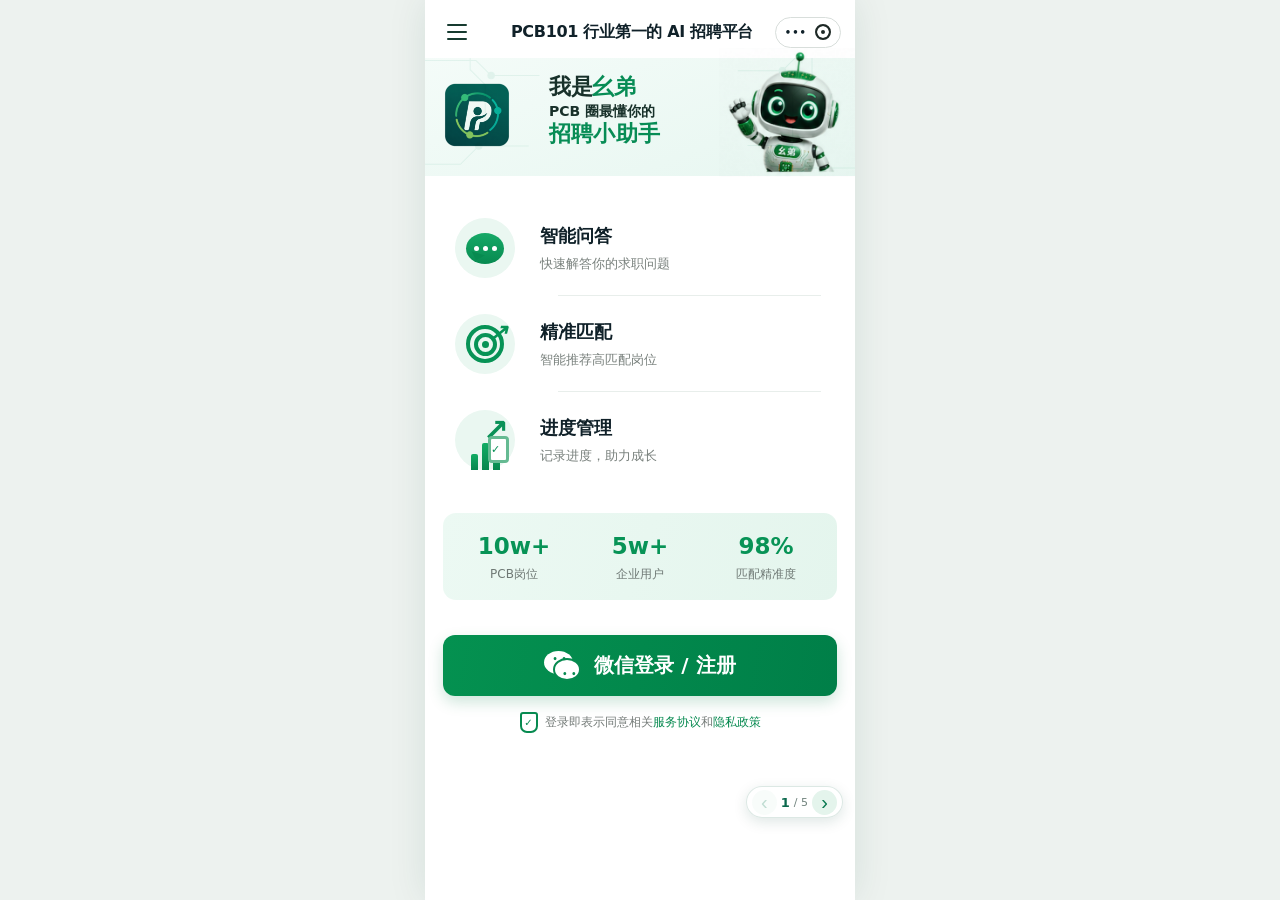
<file: index.html>
<!doctype html>
<html lang="zh-CN">
<head>
  <meta charset="UTF-8" />
  <meta name="viewport" content="width=device-width, initial-scale=1, maximum-scale=1, viewport-fit=cover" />
  <meta name="theme-color" content="#ffffff" />
  <title>PCB101 AI求职助手</title>
  <link rel="stylesheet" href="./landing.css" />
  <link rel="stylesheet" href="./landing-overrides.css" />
  <link rel="stylesheet" href="./prototype-pages.css" />
  <link rel="stylesheet" href="./wechat-login.css" />
  <link rel="stylesheet" href="./banner-fit.css" />
  <link rel="stylesheet" href="./banner-composed.css" />
  <link rel="stylesheet" href="./banner-compact.css" />
  <link rel="stylesheet" href="./landing-home-refresh.css" />
</head>
<body data-prototype-page="1">
  <main class="landing-shell">
    <header class="landing-nav">
      <a class="menu-button" href="./mobile-pages/pcb101应用侧边菜单截图.html" aria-label="打开快捷菜单"><i></i><i></i><i></i></a>
      <strong>PCB101 行业第一的 AI 招聘平台</strong>
      <span class="mini-controls" aria-hidden="true"><b>•••</b><i></i></span>
    </header>
    <section class="hero unified-header-banner composed-banner">
      <img class="composed-logo" src="./assets/pcb101-logo.png" alt="PCB101 Logo" />
      <div class="composed-copy"><h1>我是<span>幺弟</span></h1><p>PCB 圈最懂你的</p><strong>招聘小助手</strong></div>
      <img class="composed-robot" src="./assets/yaodi-greeting.png" alt="挥手的幺弟机器人" />
    </section>
    <section class="features" aria-label="产品功能">
      <article><span class="feature-icon chat"><i></i><i></i><i></i></span><div><h2>智能问答</h2><p>快速解答你的求职问题</p></div></article>
      <article><span class="feature-icon target"><i></i></span><div><h2>精准匹配</h2><p>智能推荐高匹配岗位</p></div></article>
      <article><span class="feature-icon chart"><i></i><i></i><i></i><em>✓</em></span><div><h2>进度管理</h2><p>记录进度，助力成长</p></div></article>
    </section>
    <section class="platform-stats" aria-label="平台数据">
      <div><strong>10w+</strong><span>PCB岗位</span></div>
      <div><strong>5w+</strong><span>企业用户</span></div>
      <div><strong>98%</strong><span>匹配精准度</span></div>
    </section>
    <section class="login-area">
      <a id="openWechatLogin" class="login-button" href="#" aria-label="微信登录或注册"><span class="wechat" aria-hidden="true"><i>••</i><b>••</b></span>微信登录 / 注册</a>
      <p><span class="shield">✓</span>登录即表示同意相关<a href="#service">服务协议</a>和<a href="#privacy">隐私政策</a></p>
    </section>
    <section id="wechatLoginModal" class="wechat-login-overlay" role="dialog" aria-modal="true" aria-labelledby="wechatLoginTitle" hidden>
      <div class="wechat-login-dialog">
        <button id="closeWechatLogin" class="wechat-login-close" type="button" aria-label="关闭微信登录">×</button>
        <span class="wechat-login-mark" aria-hidden="true"><i>••</i><b>••</b></span>
        <h2 id="wechatLoginTitle">欢迎登录</h2>
        <p class="wechat-login-intro">使用微信快捷登录，保存求职进度与 AI 对话记录</p>
        <button id="wechatLoginButton" class="wechat-login-submit" type="button">微信一键登录</button>
        <label class="agreement-check"><input id="agreementCheckbox" type="checkbox" /><i></i><span>我已阅读并同意 <a href="#service">《服务协议》</a> 和 <a href="#privacy">《隐私政策》</a></span></label>
        <p class="login-hint" id="loginHint">未注册的微信用户登录后将自动创建 PCB101 账号</p>
      </div>
    </section>
  </main>
  <iframe id="prototypeFrame" class="prototype-frame" title="PCB101 AI 求职助手后续页面" hidden></iframe>
  <script src="./prototype-pages.js"></script>
  <script src="./landing.js?v=top-level-router-20260726"></script>
</body>
</html>
</file>
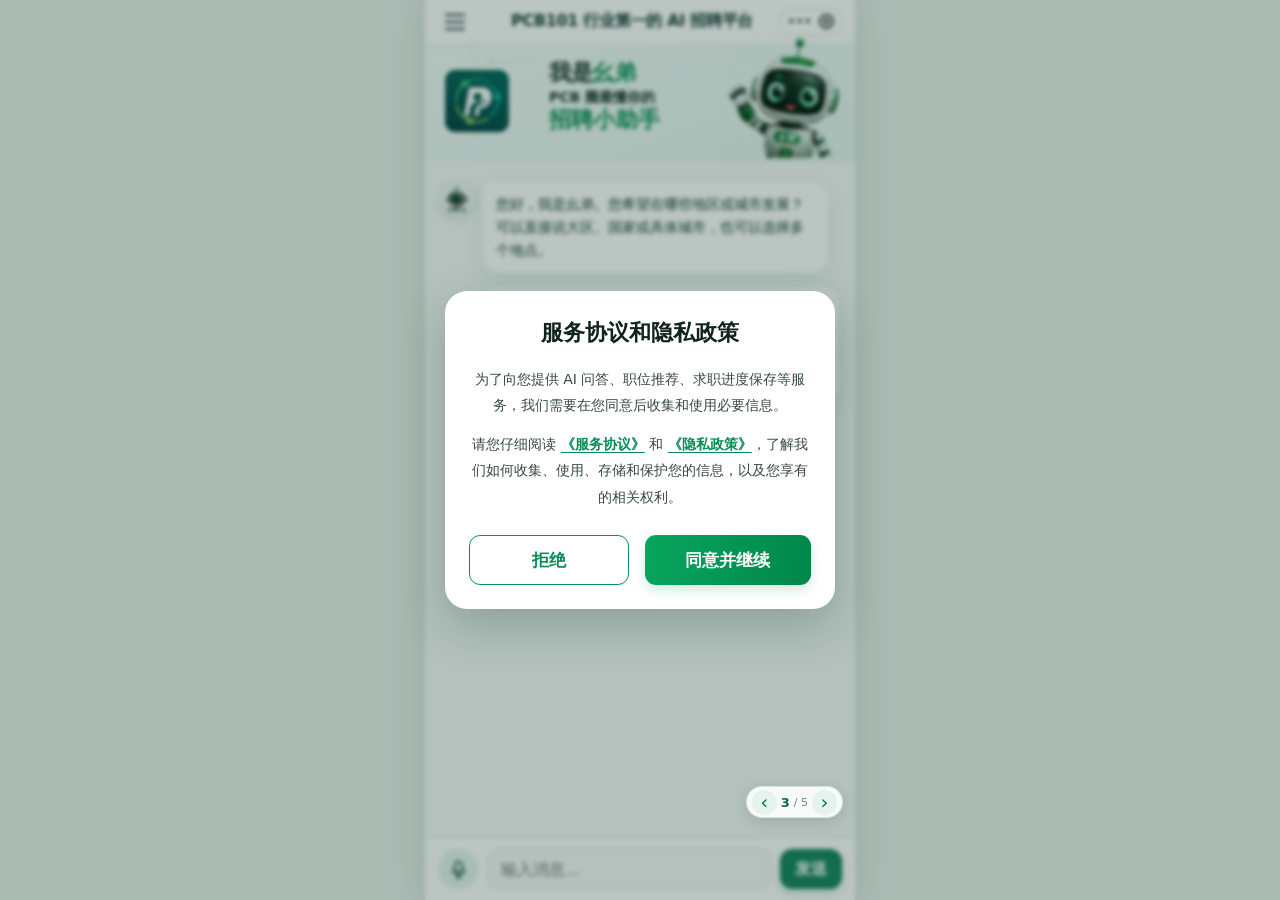
<file: ai-job-assistant/index.html>
<!doctype html>
<html lang="zh-CN">
<head>
  <meta charset="UTF-8" />
  <meta name="viewport" content="width=device-width, initial-scale=1, maximum-scale=1, viewport-fit=cover" />
  <meta name="theme-color" content="#f5faf7" />
  <title>PCB101 AI助手</title>
  <link rel="stylesheet" href="./styles.css?v=menu-persistent-20260727" />
  <link rel="stylesheet" href="./avatar-overrides.css" />
  <link rel="stylesheet" href="./header-overrides.css" />
  <link rel="stylesheet" href="./policy-modal.css" />
  <link rel="stylesheet" href="../prototype-pages.css" />
  <link rel="stylesheet" href="../banner-fit.css" />
  <link rel="stylesheet" href="../banner-composed.css" />
  <link rel="stylesheet" href="../banner-compact.css" />
  <link rel="stylesheet" href="./match-summary.css" />
  <link rel="stylesheet" href="./category-match.css" />
  <link rel="stylesheet" href="./personal-info.css" />
  <link rel="stylesheet" href="./job-card-refresh.css" />
  <link rel="stylesheet" href="./job-detail.css?v=desktop-shell-20260726" />
  <link rel="stylesheet" href="./JobShareCard.css" />
</head>
<body data-prototype-page="2">
  <main class="app-shell">
    <header class="app-header">
      <nav class="mini-nav" aria-label="小程序导航栏">
        <a class="app-menu-button" href="../mobile-pages/pcb101应用侧边菜单截图.html" aria-label="打开快捷菜单"><i></i><i></i><i></i></a>
        <strong>PCB101 行业第一的 AI 招聘平台</strong>
        <span class="mini-controls" aria-hidden="true"><b>•••</b><i></i></span>
      </nav>
      <section class="brand-banner unified-header-banner composed-banner">
        <img class="composed-logo" src="../assets/pcb101-logo.png" alt="PCB101 Logo" />
        <div class="composed-copy"><h1>我是<span>幺弟</span></h1><p>PCB 圈最懂你的</p><strong>招聘小助手</strong></div>
        <img class="composed-robot" src="../assets/yaodi-greeting.png" alt="挥手的幺弟机器人" />
      </section>
    </header>

    <section id="conversation" class="conversation" aria-live="polite" aria-label="AI 对话"></section>

    <div id="listening" class="listening" hidden>
      <div class="wave" aria-hidden="true"><i></i><i></i><i></i><i></i><i></i></div>
      <span>正在聆听…</span>
    </div>

    <footer class="composer">
      <button id="micButton" class="mic-button" type="button" aria-label="模拟语音输入">
        <svg viewBox="0 0 24 24" aria-hidden="true"><rect x="8" y="3" width="8" height="12" rx="4"/><path d="M5 11a7 7 0 0 0 14 0M12 18v3M9 21h6"/></svg>
      </button>
      <label class="input-wrap"><span class="sr-only">输入消息</span><input id="messageInput" autocomplete="off" placeholder="输入消息…" /></label>
      <button id="sendButton" class="send-button" type="button">发送</button>
    </footer>

    <section id="policyModal" class="policy-overlay" role="dialog" aria-modal="true" aria-labelledby="policyTitle">
      <div class="policy-dialog">
        <h2 id="policyTitle">服务协议和隐私政策</h2>
        <p>为了向您提供 AI 问答、职位推荐、求职进度保存等服务，我们需要在您同意后收集和使用必要信息。</p>
        <p>请您仔细阅读 <a href="#service">《服务协议》</a> 和 <a href="#privacy">《隐私政策》</a>，了解我们如何收集、使用、存储和保护您的信息，以及您享有的相关权利。</p>
        <div class="policy-actions">
          <button id="policyReject" class="policy-reject" type="button">拒绝</button>
          <button id="policyAccept" class="policy-accept" type="button">同意并继续</button>
        </div>
      </div>
    </section>
    <section id="personalInfoModal" class="personal-overlay" role="dialog" aria-modal="true" aria-labelledby="personalInfoTitle" hidden>
      <form id="personalInfoForm" class="personal-dialog">
        <button id="closePersonalInfo" class="personal-close" type="button" aria-label="暂不填写">×</button>
        <h2 id="personalInfoTitle">完善个人信息</h2>
        <p id="personalInfoHint">方便投递职位后，HR 第一时间联系您</p>
        <div class="personal-grid">
          <label><span>姓名</span><input name="name" required placeholder="请输入姓名" /></label>
          <label><span>性别</span><select name="gender" required><option value="">请选择</option><option>男</option><option>女</option></select></label>
          <label><span>PCB行业工作年限</span><select name="years" required><option value="">请选择</option><option>0-1年</option><option>1-3年</option><option>3-5年</option><option>5-10年</option><option>10年以上</option></select></label>
          <label><span>学历</span><select name="education" required><option value="">请选择</option><option>高中/中专</option><option>大专</option><option>本科</option><option>硕士及以上</option></select></label>
          <label><span>目前公司名称</span><input name="company" required placeholder="请输入公司名称" /></label>
          <label><span>目前岗位名称</span><input name="currentJob" required placeholder="请输入岗位名称" /></label>
        </div>
        <div class="personal-actions"><button id="skipPersonalInfo" type="button">暂不填写</button><button type="submit">确认并查看全部岗位</button></div>
      </form>
    </section>
    <section id="jobDetail" class="job-detail-view" aria-labelledby="jobDetailTitle" hidden>
      <header class="job-detail-nav"><button id="closeJobDetail" type="button" aria-label="返回职位列表">‹</button><strong>职位详情</strong><span class="mini-controls" aria-hidden="true"><b>•••</b><i></i></span></header>
      <div class="job-detail-scroll">
        <article class="job-hero-card">
          <div id="detailCompanyLogo" class="detail-company-logo">PCB<br />101</div>
          <div class="detail-main"><div class="detail-company-line"><b id="detailCompany">PCB101招聘企业</b><span>上市公司</span><span>5000人以上</span></div><h1 id="jobDetailTitle">MI工程师</h1><strong id="detailSalary">15–23K <em>/ 月</em></strong><p><span id="detailCity">深圳</span><i></i><span id="detailExperience">3-5年</span><i></i><span id="detailEducation">本科</span><i></i><span>全职</span></p><p class="detail-address">⌖ 工作地点：高新产业园</p><div id="detailTags" class="detail-tags"></div></div>
          <img class="job-hero-yaodi" src="../assets/yaodi-greeting.png" alt="幺弟招聘小助手" />
        </article>
        <article class="detail-section benefits"><span class="detail-section-icon">♧</span><div><h2>福利待遇</h2><p><b>五险一金</b><b>包吃包住</b><b>年终奖</b><b>专业培训</b><b>晋升机会</b></p></div></article>
        <article class="detail-section"><span class="detail-section-icon">▣</span><div><h2>岗位简介</h2><p id="detailIntro">负责岗位相关工作，推动PCB工程资料处理、制造衔接与交付效率持续改善。</p></div></article>
        <article class="detail-section"><span class="detail-section-icon">☑</span><div><h2>岗位职责</h2><ul><li>负责PCB工程资料的制作、审核与维护，确保资料准确完整；</li><li>协同生产、工艺等部门，推动制造衔接与交付效率提升。</li></ul></div></article>
        <article class="detail-section"><span class="detail-section-icon">♙</span><div><h2>任职要求</h2><ol><li>大专及以上学历，电子、机械、自动化等相关专业；</li><li>3年以上PCB相关工作经验，熟悉PCB工艺流程；</li><li>熟练使用相关工程设计及生产软件；</li><li>具备良好的沟通协调和问题解决能力；</li><li>工作细致认真，具备责任心与团队合作精神。</li></ol></div></article>
        <article class="detail-section"><span class="detail-section-icon">♜</span><div><h2>公司介绍</h2><p><span id="detailCompanyAgain">招聘企业</span>专注于PCB、HDI及软硬结合板的研发、生产与销售，致力于为客户提供高品质的互连解决方案。</p></div></article>
      </div>
      <footer class="job-detail-actions"><button id="backToJobs" type="button">↩<small>返回列表</small></button><button id="shareJob" type="button">分享职位</button><button id="applyJob" type="button">一键投递</button><button id="contactHr" type="button">立即沟通</button></footer>
    </section>
  </main>
  <script src="./data.js"></script>
  <script src="../prototype-pages.js"></script>
  <script src="./JobShareCard.js"></script>
  <script src="./app.js?v=region-aliases-20260726"></script>
</body>
</html>
</file>
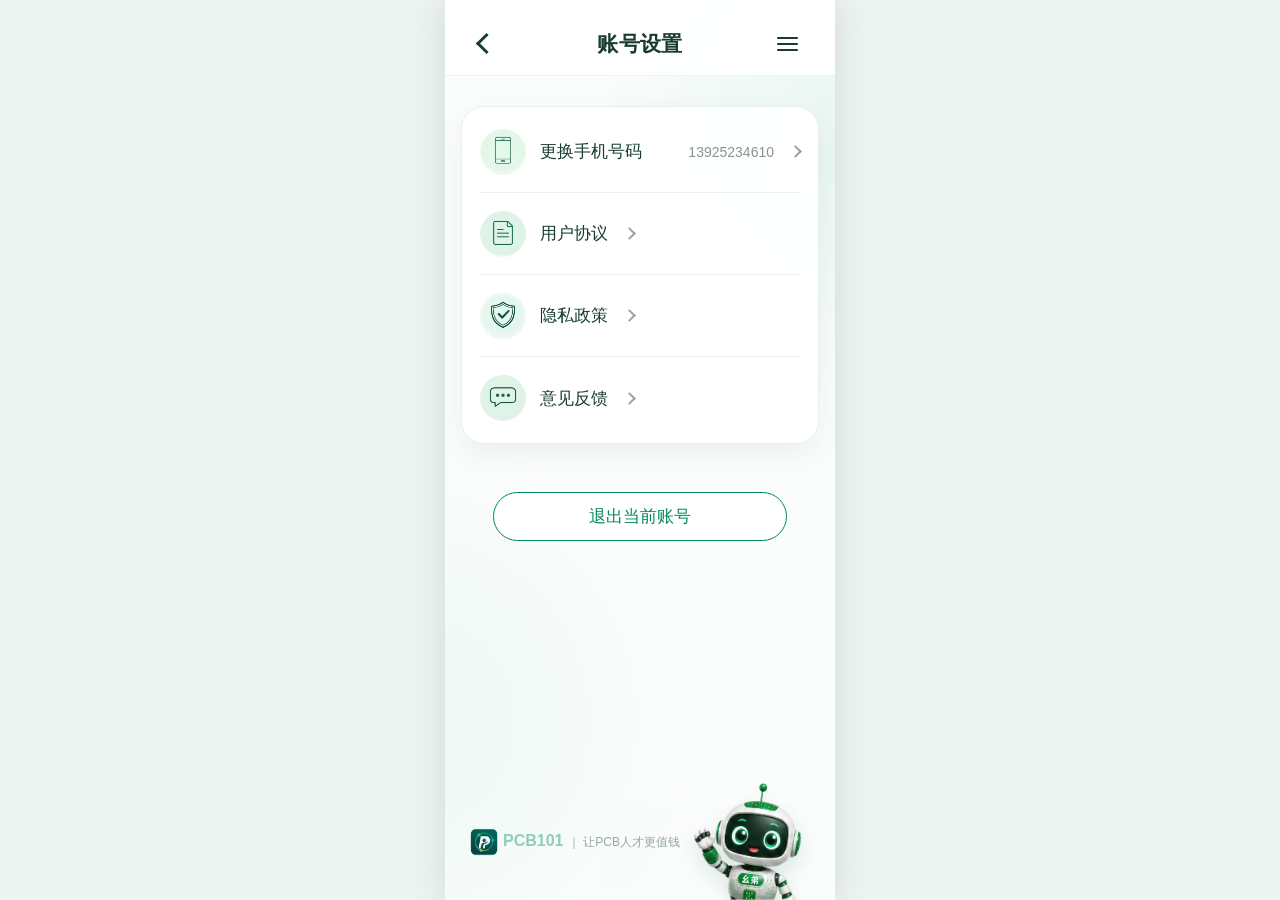
<file: settings.html>
<!doctype html><html lang="zh-CN"><head><meta charset="UTF-8"><meta name="viewport" content="width=device-width,initial-scale=1"><meta http-equiv="refresh" content="0; url=./mobile-pages/%E8%B4%A6%E5%8F%B7%E8%AE%BE%E7%BD%AE%E7%95%8C%E9%9D%A2%E8%AE%BE%E8%AE%A1%E6%88%AA%E5%9B%BE.html"><title>账号设置｜PCB101</title></head><body><p>正在打开账号设置… <a href="./mobile-pages/账号设置界面设计截图.html">如未自动跳转，请点击这里</a></p></body></html>
</file>
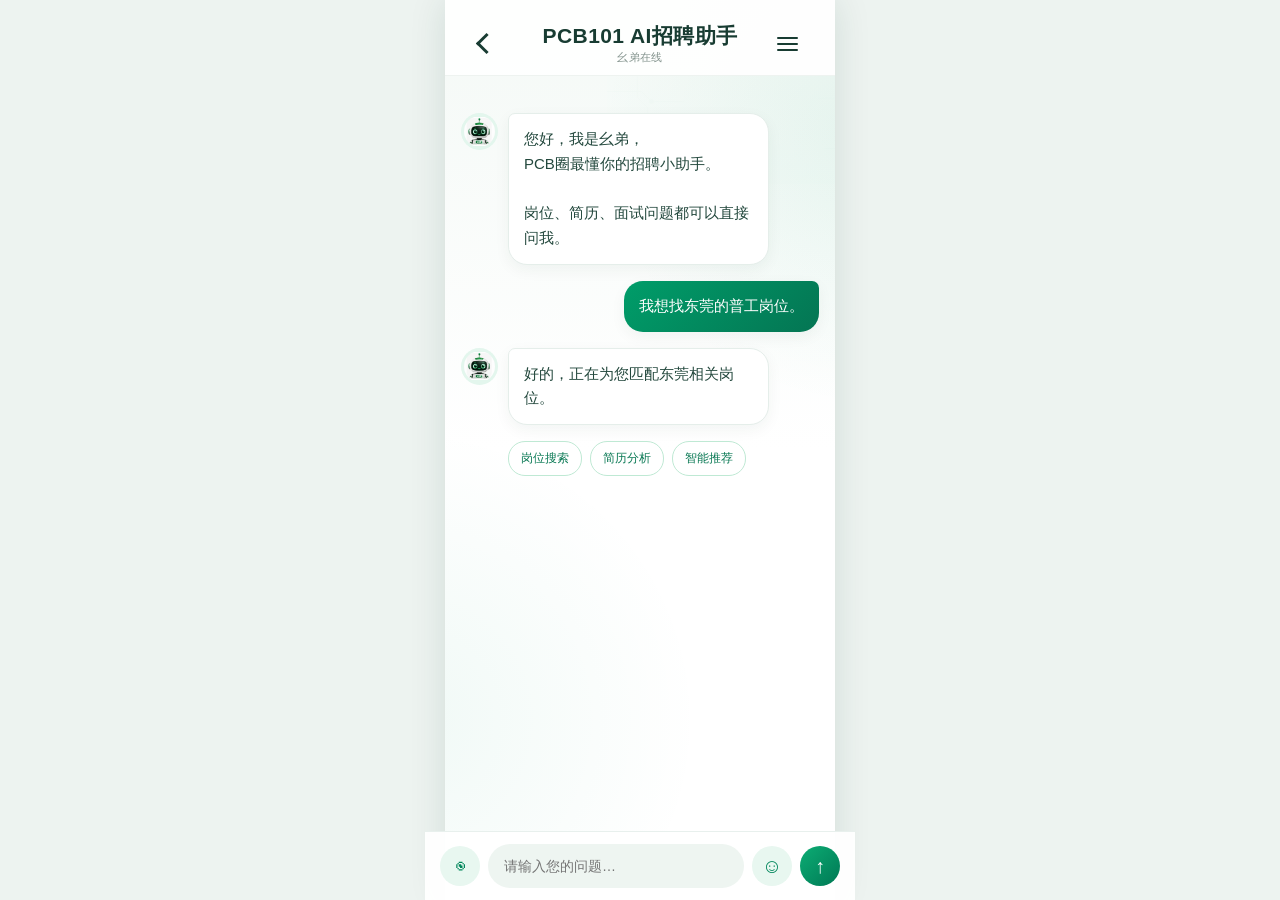
<file: mobile-pages/ai招聘助手聊天界面截图.html>
<!doctype html><html lang="zh-CN"><head><meta charset="UTF-8"><meta name="viewport" content="width=device-width,initial-scale=1,maximum-scale=1,viewport-fit=cover"><title>PCB101 AI招聘助手</title><link rel="stylesheet" href="./mobile-ui.css"></head><body><main class="mobile-page chat-page"><header data-mobile-nav data-title="PCB101 AI招聘助手" data-sub="幺弟在线" data-back="../index.html"></header><div class="pcb-background"></div><section class="chat-list" data-chat-list><div class="message assistant"><img class="chat-avatar" src="../assets/yaodi-avatar.png" alt="幺弟"><div class="bubble">您好，我是幺弟，<br>PCB圈最懂你的招聘小助手。<br><br>岗位、简历、面试问题都可以直接问我。</div></div><div class="message user"><div class="bubble">我想找东莞的普工岗位。</div></div><div class="message assistant"><img class="chat-avatar" src="../assets/yaodi-avatar.png" alt="幺弟"><div class="bubble">好的，正在为您匹配东莞相关岗位。</div></div><div class="chat-shortcuts"><button data-chat-shortcut="帮我搜索东莞普工岗位">岗位搜索</button><button data-chat-shortcut="请帮我分析简历">简历分析</button><button data-chat-shortcut="推荐适合我的职位">智能推荐</button></div></section><div class="chat-composer"><form data-chat-form><button class="round-action" type="button" data-voice aria-label="语音输入">◉</button><input aria-label="输入问题" placeholder="请输入您的问题…"><button class="round-action" type="button" aria-label="表情">☺</button><button class="round-action primary" type="submit" aria-label="发送">↑</button></form></div></main><script src="./mobile-ui.js"></script></body></html>
</file>
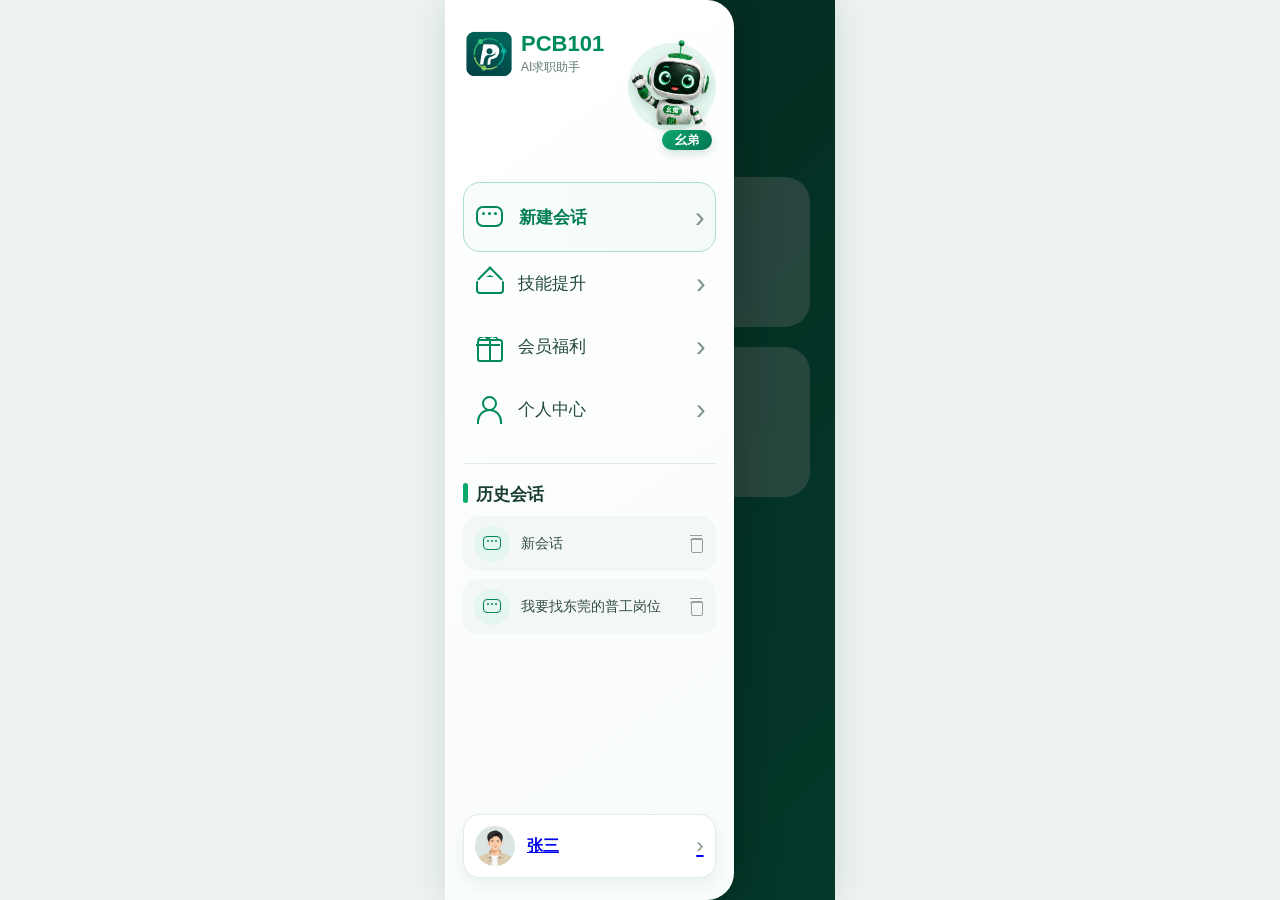
<file: mobile-pages/pcb101应用侧边菜单截图.html>
<!doctype html><html lang="zh-CN"><head><meta charset="UTF-8"><meta name="viewport" content="width=device-width,initial-scale=1,maximum-scale=1,viewport-fit=cover"><title>PCB101 AI求职助手菜单</title><link rel="stylesheet" href="./mobile-ui.css"></head><body><main class="side-page"><section class="side-underlay"><h2>PCB101 AI 招聘助手</h2><div class="ghost-card"></div><div class="ghost-card"></div></section><a class="side-shade" href="../index.html" aria-label="关闭菜单"></a><aside class="side-drawer" aria-label="AI助手快捷菜单"><div class="side-brand"><img src="../assets/pcb101-logo.png" alt="PCB101"><div><b>PCB101</b><span>AI求职助手</span></div></div><div class="side-mascot"><img src="../assets/yaodi-avatar.png" alt="幺弟"><strong>幺弟</strong></div><a class="side-menu-item active" href="./ai招聘助手聊天界面截图.html"><span class="mi mi-chat"></span>新建会话<em>›</em></a><a class="side-menu-item" href="./我的工作界面设计.html"><span class="mi mi-cap"></span>技能提升<em>›</em></a><a class="side-menu-item" href="./服务评价界面设计图.html"><span class="mi mi-gift"></span>会员福利<em>›</em></a><a class="side-menu-item" href="./我的主页界面设计.html"><span class="mi mi-user"></span>个人中心<em>›</em></a><h2 class="history-title">历史会话</h2><a class="history-row" href="./ai招聘助手聊天界面截图.html"><span class="history-chat"></span>新会话 <span class="trash" aria-label="删除"></span></a><a class="history-row" href="./ai招聘助手聊天界面截图.html"><span class="history-chat"></span>我要找东莞的普工岗位 <span class="trash" aria-label="删除"></span></a><a class="side-user" href="./我的主页界面设计.html"><img class="person" src="../assets/user-avatar-2d.png" alt="张三"><b>张三</b><span>›</span></a></aside></main></body></html>
</file>
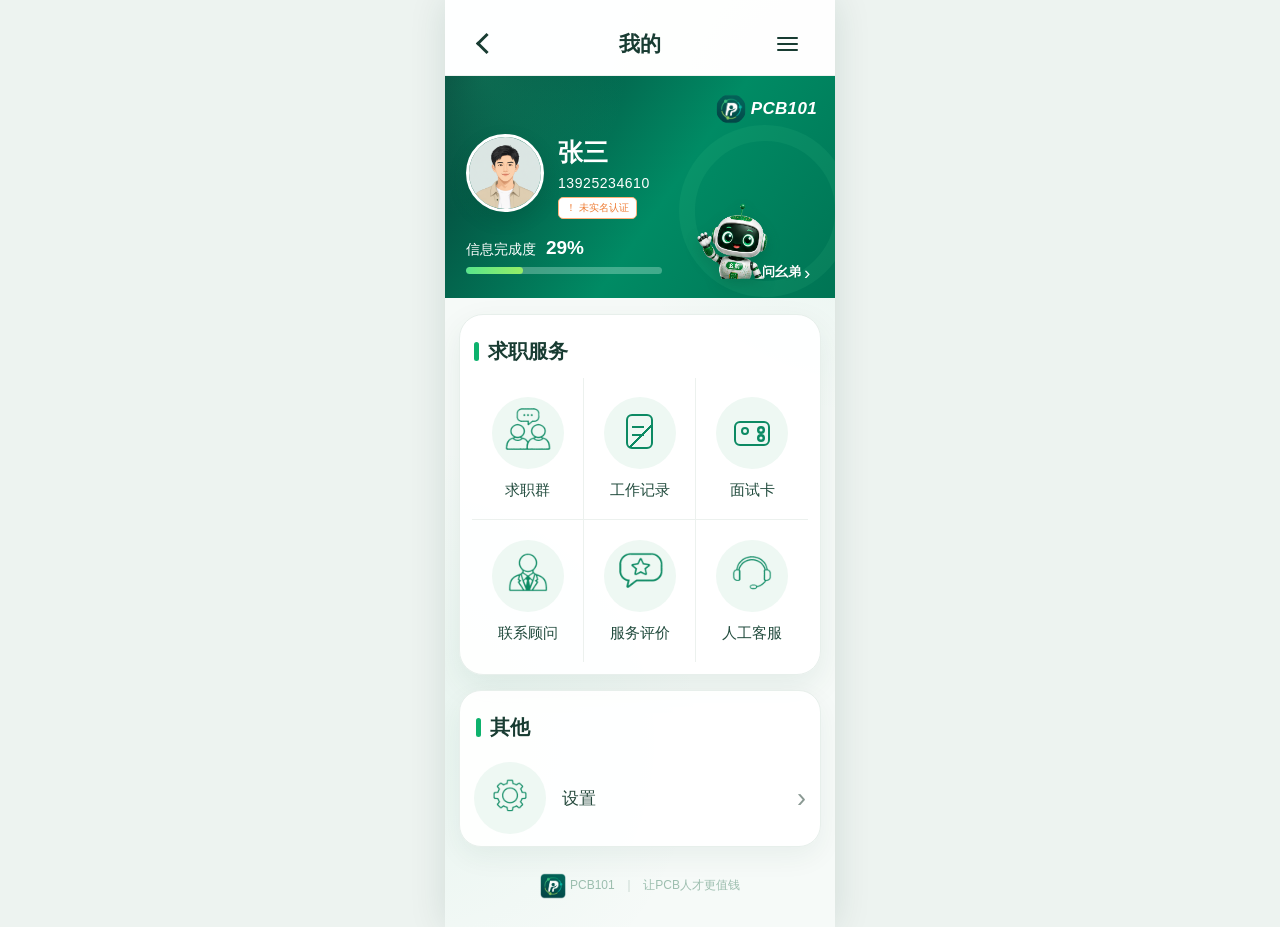
<file: mobile-pages/我的主页界面设计.html>
<!doctype html>
<html lang="zh-CN">
<head>
  <meta charset="UTF-8">
  <meta name="viewport" content="width=device-width,initial-scale=1,maximum-scale=1,viewport-fit=cover">
  <meta name="theme-color" content="#00775a">
  <title>我的｜PCB101</title>
  <link rel="stylesheet" href="./mobile-ui.css">
  <link rel="stylesheet" href="./my-page-fixes.css">
</head>
<body>
  <main class="mobile-page my-page">
    <header data-mobile-nav data-title="我的" data-back="../index.html"></header>
    <section class="my-hero" aria-label="个人信息">
      <div class="my-circuit"></div>
      <div class="my-orbit"></div>
      <div class="my-pcb-logo"><img src="../assets/pcb101-logo.png" alt="PCB101">PCB101</div>
      <img class="profile-photo" src="../assets/user-avatar-2d.png" alt="张三头像">
      <div class="profile-info"><h2>张三</h2><p>13925234610</p><b>！ 未实名认证</b></div>
      <div class="profile-progress"><span>信息完成度 <strong>29%</strong></span><i><em></em></i></div>
      <a class="ask-yaodi" href="./ai招聘助手聊天界面截图.html"><img src="../assets/yaodi-floating.png" alt="幺弟"> <span>问幺弟</span><b>›</b></a>
    </section>

    <section class="my-service mobile-card" aria-label="求职服务">
      <h2 class="section-title">求职服务</h2>
      <div class="service-grid">
        <a href="#job-group"><i class="service-icon icon-group"></i><span>求职群</span></a>
        <a href="./我的工作界面设计.html"><i class="service-icon icon-record"></i><span>工作记录</span></a>
        <a href="./面试卡空状态界面设计.html"><i class="service-icon icon-card"></i><span>面试卡</span></a>
        <a href="./ai招聘助手聊天界面截图.html"><i class="service-icon icon-person"></i><span>联系顾问</span></a>
        <a href="./服务评价界面设计图.html"><i class="service-icon icon-review"></i><span>服务评价</span></a>
        <a href="./ai招聘助手聊天界面截图.html"><i class="service-icon icon-headset"></i><span>人工客服</span></a>
      </div>
    </section>

    <section class="my-other mobile-card" aria-label="其他">
      <h2 class="section-title">其他</h2>
      <a href="./账号设置界面设计截图.html"><i class="service-icon icon-setting"></i><span>设置</span><b>›</b></a>
    </section>
    <p class="my-footer"><img src="../assets/pcb101-logo.png" alt="">PCB101 <i>｜</i> 让PCB人才更值钱</p>
  </main>
  <script src="./mobile-ui.js"></script>
</body>
</html>
</file>
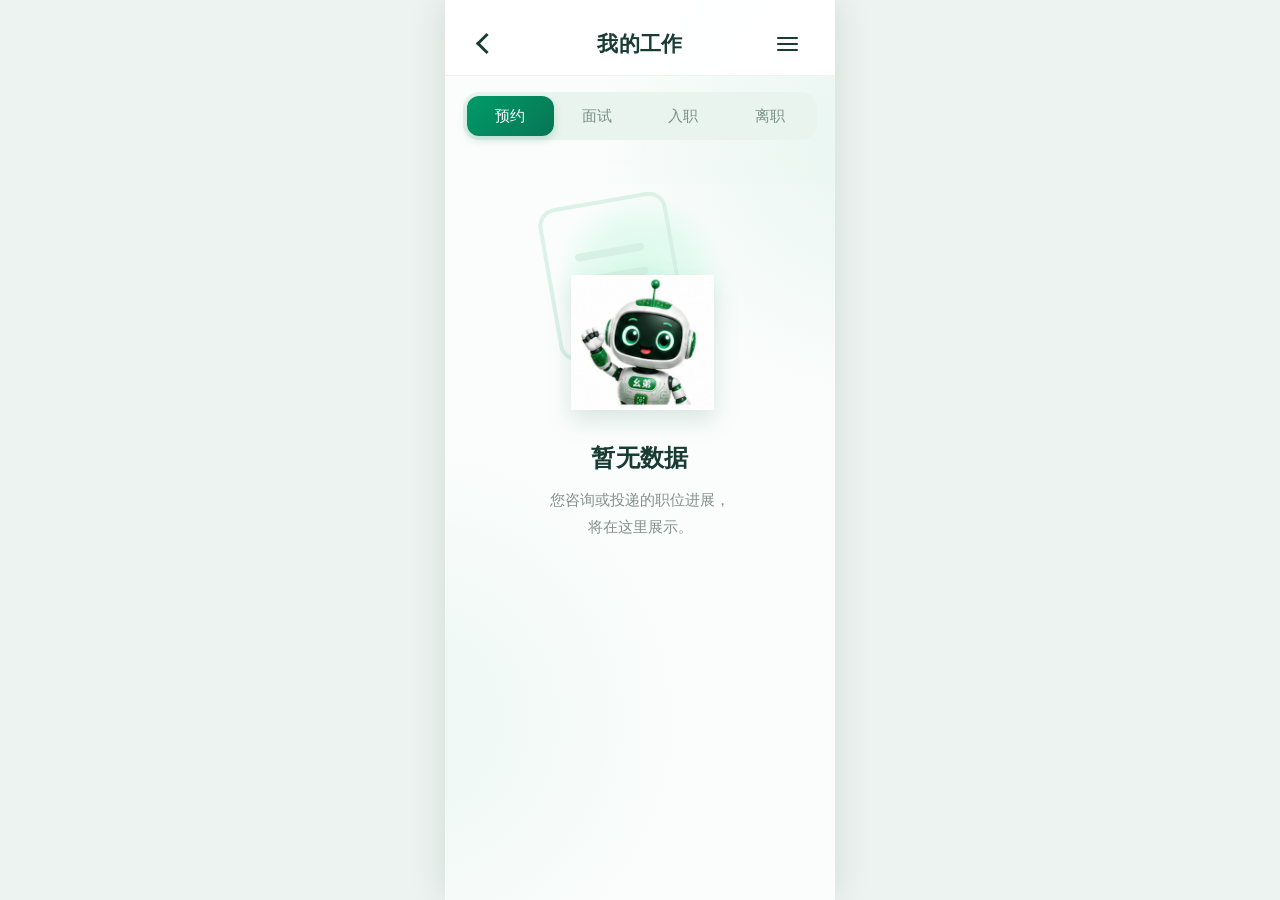
<file: mobile-pages/我的工作界面设计.html>
<!doctype html><html lang="zh-CN"><head><meta charset="UTF-8"><meta name="viewport" content="width=device-width,initial-scale=1,maximum-scale=1,viewport-fit=cover"><title>我的工作｜PCB101</title><link rel="stylesheet" href="./mobile-ui.css"></head><body><main class="mobile-page"><header data-mobile-nav data-title="我的工作" data-back="../index.html"></header><div class="pcb-background"></div><nav class="work-tabs" aria-label="职位进展"><button class="active" data-work-tab>预约</button><button data-work-tab>面试</button><button data-work-tab>入职</button><button data-work-tab>离职</button></nav><section class="empty-state work-empty"><div class="empty-art"><i class="halo"></i><i class="resume-sheet"></i><img class="mascot" src="../assets/yaodi-greeting.png" alt="幺弟与简历"></div><h2>暂无数据</h2><p data-work-copy>您咨询或投递的职位进展，<br>将在这里展示。</p></section></main><script src="./mobile-ui.js"></script></body></html>
</file>
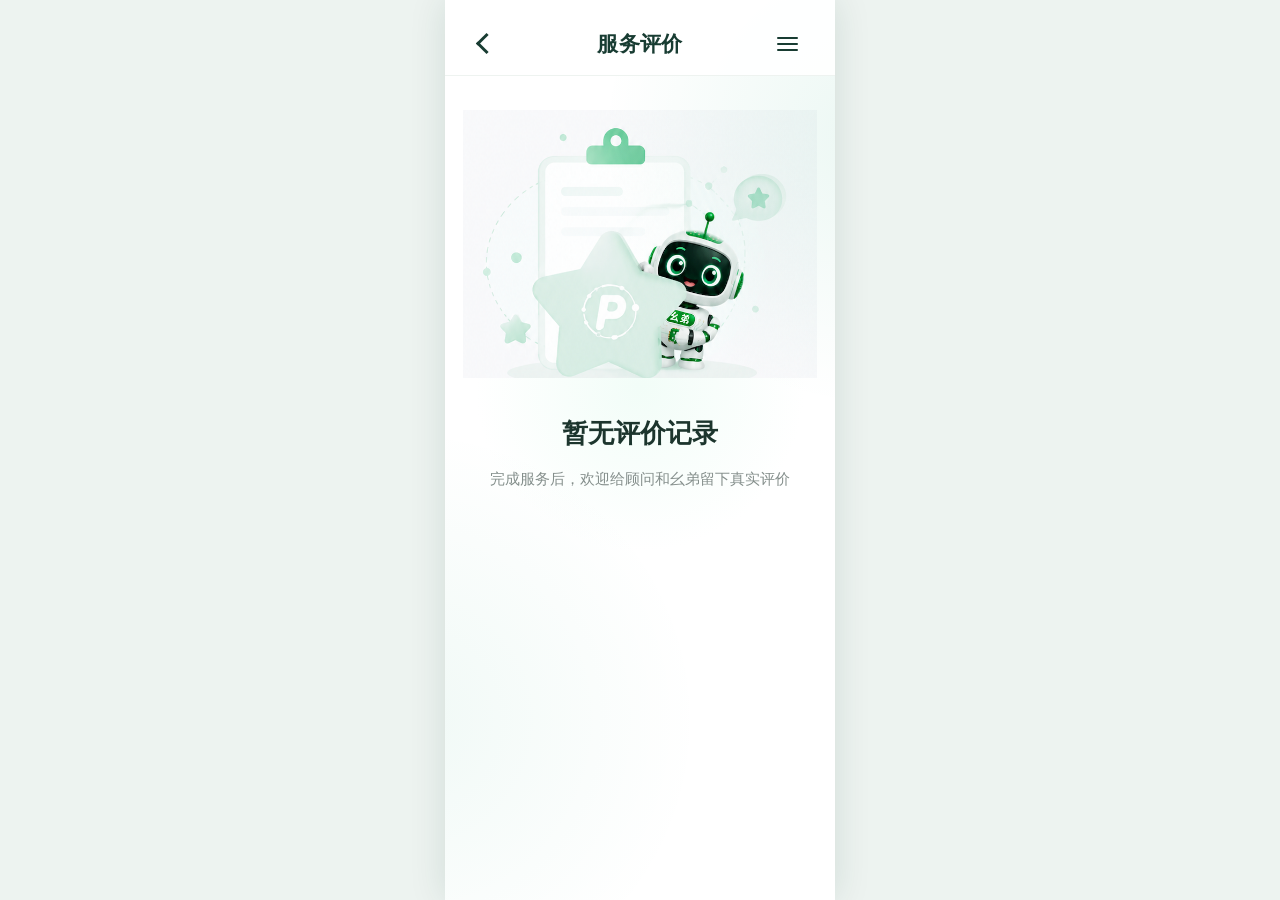
<file: mobile-pages/服务评价界面设计图.html>
<!doctype html>
<html lang="zh-CN"><head><meta charset="UTF-8"><meta name="viewport" content="width=device-width,initial-scale=1,maximum-scale=1,viewport-fit=cover"><title>服务评价｜PCB101</title><link rel="stylesheet" href="./mobile-ui.css"><link rel="stylesheet" href="./review-card.css"></head>
<body><main class="mobile-page review-page"><header data-mobile-nav data-title="服务评价" data-back="./我的主页界面设计.html"></header><section class="review-empty"><img class="review-reference-art" src="../assets/empty-state/review-yaodi-star.png" alt="幺弟邀请留下服务评价"><h2>暂无评价记录</h2><p>完成服务后，欢迎给顾问和幺弟留下真实评价</p></section></main><script src="./mobile-ui.js"></script></body></html>
</file>
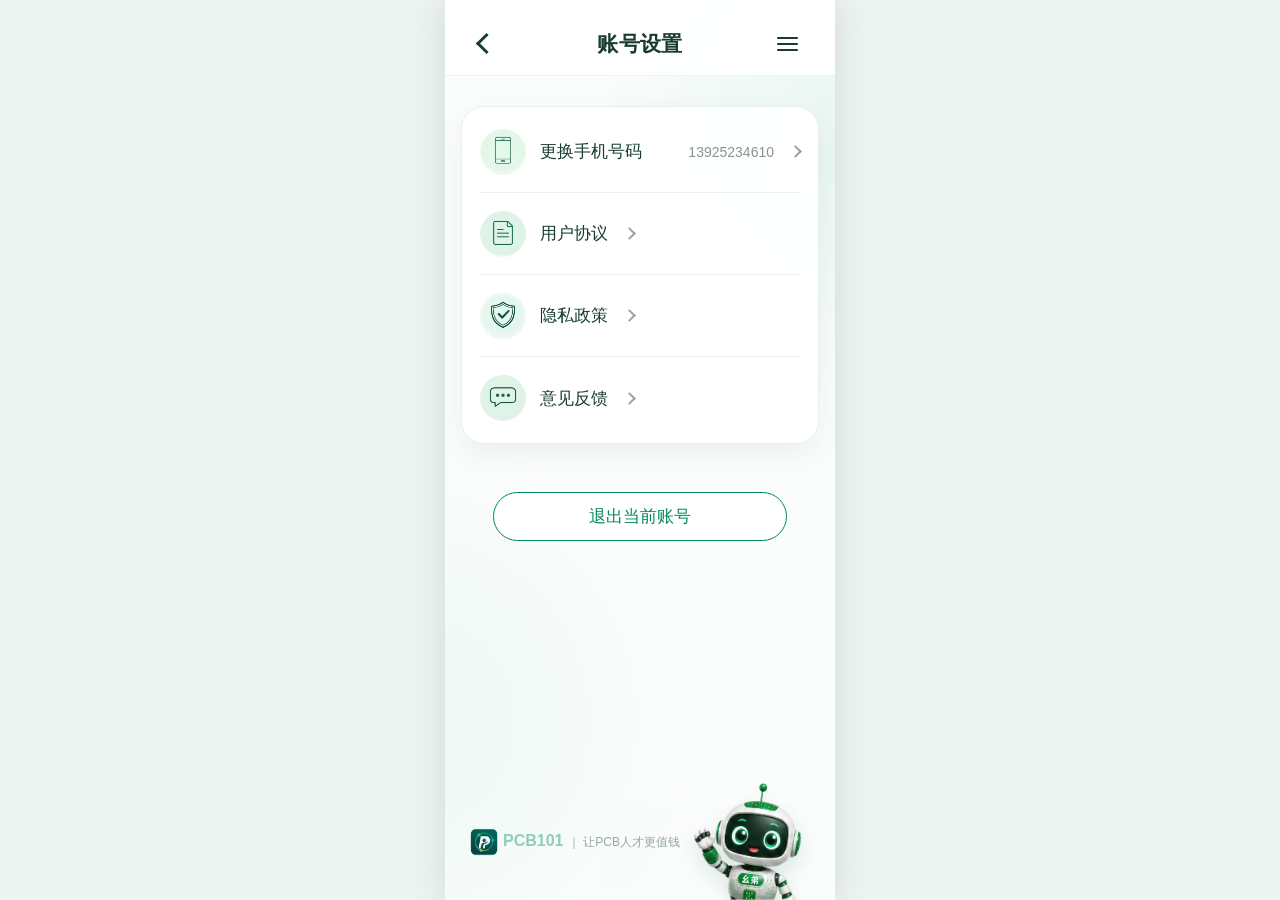
<file: mobile-pages/账号设置界面设计截图.html>
<!doctype html>
<html lang="zh-CN">
<head>
  <meta charset="UTF-8">
  <meta name="viewport" content="width=device-width,initial-scale=1,maximum-scale=1,viewport-fit=cover">
  <title>账号设置｜PCB101</title>
  <link rel="stylesheet" href="./mobile-ui.css">
  <link rel="stylesheet" href="./settings-icons.css">
</head>
<body>
  <main class="mobile-page">
    <header data-mobile-nav data-title="账号设置" data-back="./我的主页界面设计.html"></header>
    <div class="pcb-background"></div>
    <section class="mobile-card settings-list">
      <a class="setting-row" href="#phone"><span class="setting-icon setting-phone" aria-hidden="true"></span><strong>更换手机号码</strong><small>13925234610</small><i class="setting-arrow"></i></a>
      <a class="setting-row" href="#agreement"><span class="setting-icon setting-agreement" aria-hidden="true"></span><strong>用户协议</strong><i class="setting-arrow"></i></a>
      <a class="setting-row" href="#privacy"><span class="setting-icon setting-privacy" aria-hidden="true"></span><strong>隐私政策</strong><i class="setting-arrow"></i></a>
      <a class="setting-row" href="#feedback"><span class="setting-icon setting-feedback" aria-hidden="true"></span><strong>意见反馈</strong><i class="setting-arrow"></i></a>
    </section>
    <button class="outline-button" type="button">退出当前账号</button>
    <div class="settings-footer-circuit" aria-hidden="true"></div>
    <p class="settings-brand"><img src="../assets/pcb101-logo.png" alt="">PCB101 <small>｜ 让PCB人才更值钱</small></p>
    <img class="settings-robot mascot" src="../assets/yaodi-floating.png" alt="幺弟">
  </main>
  <script src="./mobile-ui.js"></script>
</body>
</html>
</file>
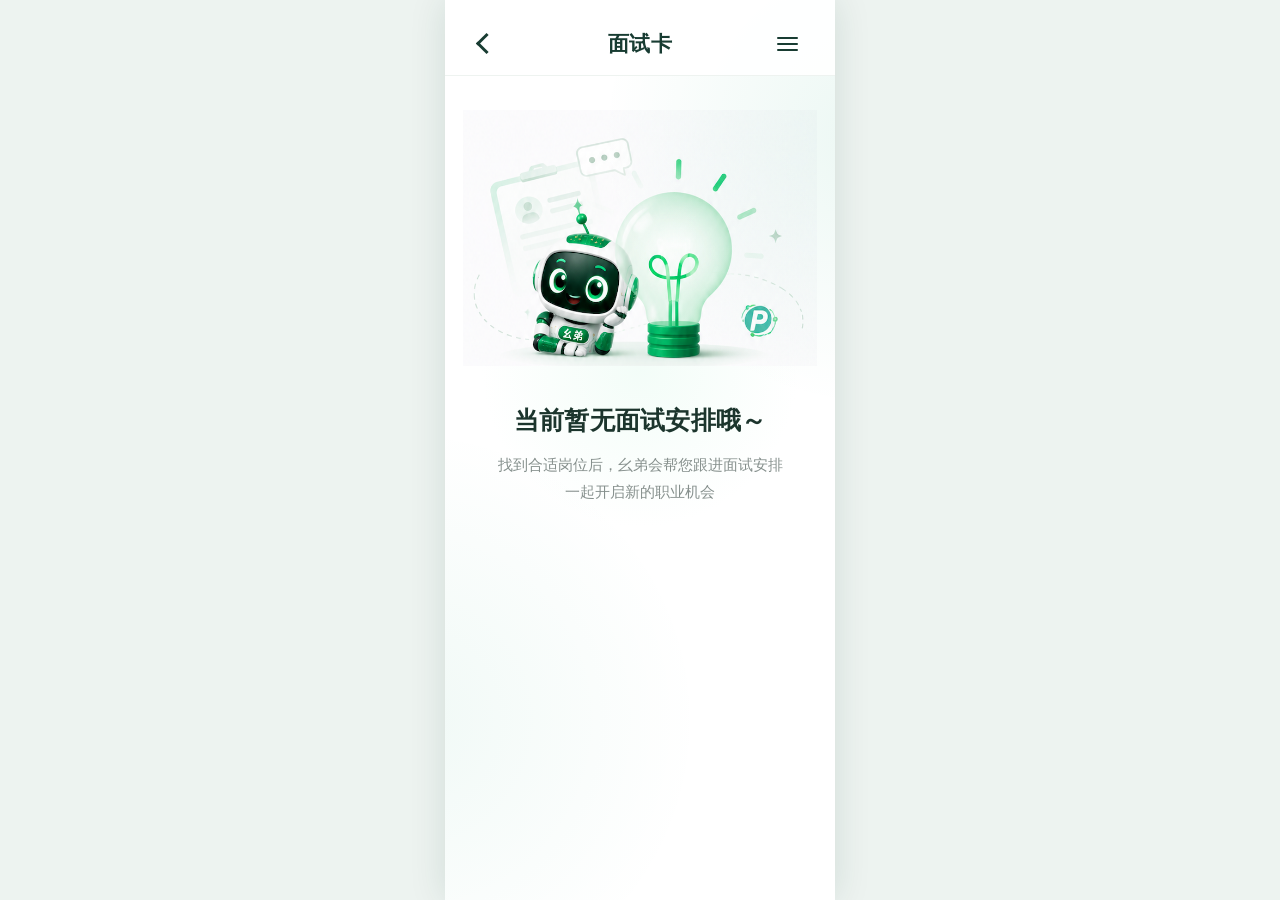
<file: mobile-pages/面试卡空状态界面设计.html>
<!doctype html>
<html lang="zh-CN"><head><meta charset="UTF-8"><meta name="viewport" content="width=device-width,initial-scale=1,maximum-scale=1,viewport-fit=cover"><title>面试卡｜PCB101</title><link rel="stylesheet" href="./mobile-ui.css"><link rel="stylesheet" href="./interview-card.css"></head>
<body><main class="mobile-page interview-page"><header data-mobile-nav data-title="面试卡" data-back="./我的主页界面设计.html"></header><section class="interview-empty"><img class="interview-reference-art" src="../assets/empty-state/interview-yaodi-bulb.png" alt="幺弟为面试机会带来灵感"><h2>当前暂无面试安排哦～</h2><p>找到合适岗位后，幺弟会帮您跟进面试安排<br>一起开启新的职业机会</p></section></main><script src="./mobile-ui.js"></script></body></html>
</file>
<file: landing.css>
:root{font-family:Inter,system-ui,-apple-system,"PingFang SC","Microsoft YaHei",sans-serif;color:#102129;background:#edf2ef}*{box-sizing:border-box}html,body{margin:0;min-height:100%;background:#edf2ef}.landing-shell{width:100%;max-width:430px;min-height:100dvh;margin:auto;background:#fff;overflow:hidden;box-shadow:0 0 36px rgba(17,70,54,.1)}.landing-nav{height:58px;display:grid;grid-template-columns:70px 1fr 70px;align-items:center;padding:6px 14px 0;text-align:center}.landing-nav strong{font-size:18px}.back{justify-self:start;width:38px;height:38px;padding:0;border:0;background:none;color:#101917;font-size:36px;line-height:1}.mini-controls{justify-self:end;display:flex;align-items:center;gap:8px;height:31px;padding:0 9px;border:1px solid #d8dedb;border-radius:17px}.mini-controls b{font-size:10px;letter-spacing:1px}.mini-controls i{width:16px;height:16px;border:2px solid #1e2926;border-radius:50%;background:#1e2926;box-shadow:inset 0 0 0 4px white}.hero{position:relative;height:184px;margin:13px 15px 0;overflow:hidden;border-radius:15px;background:linear-gradient(125deg,#f2faf7,#e7f8f1 60%,#d8f3e7)}.circuit{position:absolute;inset:0;width:100%;height:100%;fill:none;stroke:#52ad87;stroke-width:1;opacity:.15}.hero-copy{position:relative;z-index:2;padding:30px 0 0 22px}.logo{display:flex;align-items:center;gap:6px;color:#087649;font-size:17px;font-weight:850}.logo-orbit{display:grid;place-items:center;width:22px;height:22px;border:3px solid #0c8b57;border-radius:50%;font-size:12px;font-style:italic}.hero h1{margin:22px 0 4px;font-size:29px;line-height:1.1}.hero h1 span,.hero p span{color:#07824f}.hero p{margin:0;font-size:14px;font-weight:700}.hero>img{position:absolute;z-index:1;right:-11px;bottom:-18px;width:181px;height:168px;object-fit:cover;object-position:50% 22%;mix-blend-mode:multiply}.wave{position:absolute;z-index:0;left:-25px;right:-25px;bottom:-46px;height:92px;border-radius:50% 50% 0 0;background:rgba(83,207,157,.16);transform:rotate(3deg)}.wave-two{bottom:-60px;background:rgba(26,180,118,.13);transform:rotate(-5deg)}.features{display:grid;grid-template-columns:repeat(3,1fr);gap:11px;padding:41px 14px 0}.features article{height:185px;border-radius:14px;background:#fff;padding:24px 6px 14px;text-align:center;box-shadow:0 5px 18px rgba(19,55,44,.11)}.feature-icon{position:relative;display:flex;align-items:center;justify-content:center;width:62px;height:53px;margin:0 auto 14px;color:#0a9157}.features h2{margin:0;white-space:nowrap;font-size:15px}.features p{margin:8px 0 14px;color:#7b817f;white-space:nowrap;font-size:12px}.features article>b{display:block;width:18px;height:3px;margin:auto;border-radius:3px;background:#079255}.feature-icon.chat{border-radius:50%;background:linear-gradient(#14a866,#07894f);box-shadow:8px 8px 0 #e2f4eb}.feature-icon.chat:after{content:"";position:absolute;left:5px;bottom:-4px;border:8px solid transparent;border-top-color:#07894f;transform:rotate(18deg)}.feature-icon.chat i{position:relative;z-index:1;width:7px;height:7px;margin:0 3px;border-radius:50%;background:#fff}.briefcase{height:43px;margin-top:7px!important;border-radius:7px;background:linear-gradient(#22b76f,#078c52);box-shadow:0 5px 10px rgba(5,130,75,.2)}.briefcase:before{content:"";position:absolute;top:-11px;width:27px;height:13px;border:5px solid #0b9c5c;border-bottom:0;border-radius:6px 6px 0 0}.briefcase:after{content:"";position:absolute;left:0;right:0;top:20px;border-top:2px solid rgba(255,255,255,.55)}.briefcase i{z-index:1;width:10px;height:10px;border-radius:2px;background:#e8fff4}.chart{align-items:flex-end;gap:5px}.chart:before{content:"↗";position:absolute;top:-13px;right:2px;font-size:39px;font-weight:800}.chart i{width:10px;border-radius:2px 2px 0 0;background:linear-gradient(#12ac64,#07864e)}.chart i:nth-child(1){height:22px}.chart i:nth-child(2){height:38px}.chart i:nth-child(3){height:29px}.chart em{position:absolute;right:-4px;bottom:-2px;width:25px;height:31px;padding-top:6px;border:3px solid #65ba92;border-radius:4px;background:#fff;font-style:normal;font-weight:800}.login-area{padding:49px 18px 28px}.login-button{height:64px;display:flex;align-items:center;justify-content:center;gap:13px;border-radius:12px;background:linear-gradient(100deg,#049150,#007f48);color:#fff;text-decoration:none;font-size:20px;font-weight:750;box-shadow:0 6px 15px rgba(2,123,70,.2)}.wechat{position:relative;width:37px;height:30px}.wechat:before,.wechat:after{content:"";position:absolute;border-radius:50%;background:#fff}.wechat:before{left:0;top:0;width:29px;height:23px}.wechat:after{right:0;bottom:0;width:24px;height:19px;border:2px solid #078a50}.wechat i,.wechat b{position:absolute;z-index:2;color:#078a50;font-size:8px;font-style:normal;letter-spacing:4px}.wechat i{left:8px;top:4px}.wechat b{right:1px;bottom:2px}.login-area p{display:flex;align-items:center;justify-content:center;margin:20px 0 0;color:#747b78;font-size:12px;white-space:nowrap}.login-area p a{color:#078a50;text-decoration:none}.shield{display:grid;place-items:center;width:18px;height:21px;margin-right:7px;border:2px solid #078a50;border-radius:3px 3px 7px 7px;color:#078a50;font-size:10px}@media(max-width:350px){.hero>img{right:-25px}.hero-copy{padding-left:17px}.features{gap:7px;padding-inline:9px}.features article{padding-inline:3px}.features h2{font-size:13px}.login-area{padding-inline:13px}.login-area p{font-size:11px}}@media(min-height:820px){.login-area{padding-top:64px}}
html,body{width:100%;overflow-x:hidden}.landing-shell{min-height:100vh;min-height:100dvh}
.menu-button{justify-self:start;display:grid;align-content:center;gap:5px;width:38px;height:38px;padding:8px;border-radius:10px;color:#173b30;text-decoration:none}.menu-button i{display:block;width:20px;height:2px;border-radius:2px;background:currentColor}.menu-button:active{background:#e8f5ef}@media(max-width:350px){.menu-button{width:34px;padding:7px}.menu-button i{width:18px}}
</file>
<file: landing-overrides.css>
.landing-nav{grid-template-columns:42px 1fr 58px}.landing-nav strong{font-size:16px;font-weight:750;letter-spacing:-.3px;white-space:nowrap}
.hero-copy .logo img{width:24px;height:24px;border-radius:7px;object-fit:contain}
.hero.unified-header-banner{position:relative;width:100%;height:auto;aspect-ratio:1844/520;margin:0;border-radius:0;background:#eef9f5}.hero.unified-header-banner>.banner-art{position:static;display:block;width:100%;height:100%;object-fit:cover;mix-blend-mode:normal}.hero.unified-header-banner>.banner-logo-layer{position:absolute;z-index:2;left:4.45%;top:24.6%;width:14.86%;height:52.7%;object-fit:contain;mix-blend-mode:normal}.hero.unified-header-banner>.banner-robot-layer{position:absolute;z-index:2;right:3.5%;top:-8.5%;width:41.2%;height:137.7%;object-fit:contain;mix-blend-mode:multiply}
</file>
<file: prototype-pages.css>
.prototype-pager{position:fixed;z-index:40;right:max(12px,calc((100vw - 430px)/2 + 12px));bottom:calc(82px + env(safe-area-inset-bottom));display:flex;align-items:center;gap:4px;height:32px;padding:3px 5px;border:1px solid rgba(10,95,69,.14);border-radius:16px;background:rgba(255,255,255,.9);color:#0b694d;box-shadow:0 4px 14px rgba(10,72,54,.13);backdrop-filter:blur(8px);font-size:11px}.prototype-pager button{display:grid;place-items:center;width:25px;height:25px;padding:0;border:0;border-radius:50%;background:#e4f4ec;color:#087950;font-size:20px;line-height:1}.prototype-pager button:disabled{opacity:.25}.prototype-pager strong{font-size:13px}.prototype-pager span{color:#71837d}@media(max-width:350px){.prototype-pager{right:8px}}
.prototype-frame{position:fixed;z-index:50;inset:0;width:100%;max-width:430px;height:100dvh;margin:auto;border:0;background:#f5faf7;box-shadow:0 0 36px rgba(18,59,48,.12)}.prototype-frame[hidden]{display:none}
.prototype-frame{height:100vh;height:100dvh}@media(max-width:767px){.prototype-frame{width:100dvw;max-width:none}}
</file>
<file: wechat-login.css>
.wechat-login-overlay{position:fixed;z-index:30;inset:0;display:grid;place-items:center;padding:16px;background:rgba(23,35,31,.38);backdrop-filter:blur(3px)}.wechat-login-overlay[hidden]{display:none}.wechat-login-dialog{position:relative;width:min(100%,398px);padding:30px 28px 27px;border-radius:24px;background:#fff;box-shadow:0 20px 48px rgba(8,40,31,.25);text-align:center}.wechat-login-close{position:absolute;top:14px;right:17px;width:34px;height:34px;border:0;background:none;color:#4b5551;font-size:32px;font-weight:300;line-height:1}.wechat-login-mark{position:relative;display:block;width:62px;height:62px;margin:0 auto 19px;border-radius:50%;background:linear-gradient(145deg,#07a35b,#007a43)}.wechat-login-mark:before,.wechat-login-mark:after{content:"";position:absolute;border-radius:50%;background:#fff}.wechat-login-mark:before{left:13px;top:17px;width:31px;height:25px}.wechat-login-mark:after{right:9px;bottom:12px;width:25px;height:20px;border:2px solid #07894e}.wechat-login-mark i,.wechat-login-mark b{position:absolute;z-index:1;color:#07894e;font-size:8px;font-style:normal;letter-spacing:4px}.wechat-login-mark i{left:21px;top:20px}.wechat-login-mark b{right:9px;bottom:13px}.wechat-login-dialog h2{margin:0;color:#1d2723;font-size:28px}.wechat-login-intro{margin:12px 0 25px;color:#4f5b56;font-size:14px}.wechat-login-submit{width:100%;height:53px;border:0;border-radius:10px;background:linear-gradient(100deg,#08a75f,#00854a);color:#fff;font-size:18px;font-weight:750}.agreement-check{display:flex;align-items:flex-start;justify-content:center;gap:9px;margin-top:18px;color:#56615d;font-size:13px;line-height:1.6;text-align:left}.agreement-check input{position:absolute;opacity:0}.agreement-check>i{width:19px;height:19px;flex:0 0 19px;border:1.5px solid #919b97;border-radius:50%;margin-top:1px}.agreement-check input:checked+i{border-color:#078c50;background:#078c50;box-shadow:inset 0 0 0 4px #fff}.agreement-check input:focus+i{box-shadow:0 0 0 3px rgba(8,142,81,.15)}.agreement-check a{color:#078c50;text-decoration:none}.login-hint{margin:16px 0 0;color:#8b928f;font-size:12px}.login-hint-error{color:#cc594f}.wechat-login-locked{overflow:hidden}@media(max-width:350px){.wechat-login-dialog{padding:28px 18px 23px}.wechat-login-dialog h2{font-size:25px}.wechat-login-intro{font-size:13px}.agreement-check{font-size:12px}}
</file>
<file: banner-fit.css>
.unified-header-banner{
  height:clamp(104px,29vw,122px)!important;
  aspect-ratio:auto!important;
  overflow:visible!important;
}
.unified-header-banner>.banner-art{
  width:100%!important;
  height:auto!important;
  min-height:0!important;
  object-fit:contain!important;
  transform:translateY(clamp(-15px,-3.5vw,-10px));
  transform-origin:center top;
}
</file>
<file: banner-composed.css>
.unified-header-banner.composed-banner{position:relative;width:100%;height:148px!important;margin:28px 0 0!important;overflow:visible!important;border-radius:0!important;background:#edf9f4 url("./assets/pcb-circuit-bg.svg") center/cover no-repeat!important}.composed-logo{position:absolute!important;z-index:2;left:20px!important;top:27px!important;width:77px!important;height:77px!important;object-fit:contain!important;border-radius:18px}.composed-copy{position:absolute;z-index:3;left:111px;top:23px;color:#18312a;white-space:nowrap}.composed-copy h1{margin:0 0 4px;font-size:23px;line-height:1.12;letter-spacing:-.5px}.composed-copy h1 span,.composed-copy strong{color:#078c55}.composed-copy p{margin:0 0 2px;font-size:15px;font-weight:750;line-height:1.25}.composed-copy strong{display:block;font-size:23px;line-height:1.12;letter-spacing:.2px}.composed-robot{position:absolute!important;z-index:2;right:-2px!important;top:-39px!important;width:155px!important;height:184px!important;object-fit:contain!important;object-position:center bottom!important;mix-blend-mode:multiply}@media(max-width:350px){.unified-header-banner.composed-banner{height:138px!important;margin-top:25px!important}.composed-logo{left:13px!important;top:27px!important;width:68px!important;height:68px!important}.composed-copy{left:90px;top:25px}.composed-copy h1,.composed-copy strong{font-size:20px}.composed-copy p{font-size:13px}.composed-robot{right:-11px!important;top:-34px!important;width:137px!important;height:169px!important}}
</file>
<file: banner-compact.css>
.unified-header-banner.composed-banner{
  height:118px!important;
  margin-top:0!important;
}
.unified-header-banner.composed-banner .composed-logo{
  left:18px!important;
  top:23px!important;
  width:68px!important;
  height:68px!important;
  border-radius:16px;
}
.unified-header-banner.composed-banner .composed-copy{
  left:124px;
  top:17px;
}
.unified-header-banner.composed-banner .composed-copy h1{
  margin-bottom:3px;
  font-size:22px;
}
.unified-header-banner.composed-banner .composed-copy p{
  font-size:14px;
}
.unified-header-banner.composed-banner .composed-copy strong{
  font-size:22px;
}
.unified-header-banner.composed-banner .composed-robot{
  right:-1px!important;
  top:-29px!important;
  width:137px!important;
  height:148px!important;
}
@media(max-width:350px){
  .unified-header-banner.composed-banner{height:110px!important}
  .unified-header-banner.composed-banner .composed-logo{left:12px!important;top:22px!important;width:61px!important;height:61px!important}
  .unified-header-banner.composed-banner .composed-copy{left:91px;top:18px}
  .unified-header-banner.composed-banner .composed-copy h1,.unified-header-banner.composed-banner .composed-copy strong{font-size:18px}
  .unified-header-banner.composed-banner .composed-copy p{font-size:12px}
  .unified-header-banner.composed-banner .composed-robot{right:-8px!important;top:-26px!important;width:123px!important;height:136px!important}
}
</file>
<file: landing-home-refresh.css>
.landing-shell>.features{display:flex;flex-direction:column;gap:0;padding:24px 30px 0}.landing-shell>.features article{display:grid;grid-template-columns:72px 1fr;align-items:center;height:96px;padding:0;border-radius:0;box-shadow:none;text-align:left}.landing-shell>.features article:not(:last-child):after{content:"";position:absolute;left:103px;right:4px;bottom:0;border-bottom:1px solid #e8eeeb}.landing-shell>.features article{position:relative}.landing-shell>.features article>div{padding-left:13px}.landing-shell>.features h2{font-size:18px}.landing-shell>.features p{margin:7px 0 0;font-size:13px;color:#79817d}.landing-shell>.features article>b{display:none}.landing-shell>.features .feature-icon{width:60px;height:60px;margin:0;border-radius:50%;background:#eaf7f1;box-shadow:none}.landing-shell>.features .feature-icon.chat{width:60px;height:60px}.landing-shell>.features .feature-icon.chat:before{content:"";position:absolute;width:38px;height:31px;border-radius:50%;background:linear-gradient(#16a967,#078a50)}.landing-shell>.features .feature-icon.chat:after{left:14px;bottom:11px;border-width:7px;border-top-color:#078a50}.landing-shell>.features .feature-icon.chat i{width:5px;height:5px;margin:0 2px}.feature-icon.target:before,.feature-icon.target:after{content:"";position:absolute;border:4px solid #079356;border-radius:50%}.feature-icon.target:before{width:30px;height:30px}.feature-icon.target:after{width:15px;height:15px}.feature-icon.target i{width:7px;height:7px;border-radius:50%;background:#079356}.feature-icon.target i:after{content:"↗";position:absolute;right:7px;top:5px;font-size:25px;font-weight:850;color:#079356}.landing-shell>.features .chart{align-items:flex-end;gap:4px}.landing-shell>.features .chart:before{right:6px;top:2px;font-size:31px}.landing-shell>.features .chart i{width:7px}.landing-shell>.features .chart i:nth-child(1){height:16px}.landing-shell>.features .chart i:nth-child(2){height:27px}.landing-shell>.features .chart i:nth-child(3){height:21px}.landing-shell>.features .chart em{right:6px;bottom:7px;width:21px;height:27px;padding-top:4px;font-size:11px}.platform-stats{display:grid;grid-template-columns:repeat(3,1fr);margin:25px 18px 0;padding:20px 8px 17px;border-radius:13px;background:linear-gradient(110deg,#ecf9f3,#e4f5ed);text-align:center}.platform-stats div{display:flex;flex-direction:column;gap:7px}.platform-stats strong{color:#079356;font-size:23px}.platform-stats span{color:#6f7975;font-size:12px}.landing-shell>.login-area{padding-top:30px}.landing-shell>.login-area .login-button{height:61px}.landing-shell>.login-area p{margin-top:16px}@media(min-height:820px){.landing-shell>.login-area{padding-top:35px}}@media(max-width:350px){.landing-shell>.features{padding:18px 22px 0}.landing-shell>.features article{height:86px}.landing-shell>.features article:not(:last-child):after{left:91px}.platform-stats{margin-top:18px}.landing-shell>.login-area{padding-top:23px}}
</file>
<file: ai-job-assistant/styles.css>
:root{--ink:#123b30;--green:#16845f;--deep:#0b4d3c;--mint:#dff5e9;--pale:#f5faf7;--line:#dce9e2;--muted:#648078;--shadow:0 7px 22px rgba(15,77,59,.08);font-family:Inter,system-ui,-apple-system,"PingFang SC","Microsoft YaHei",sans-serif;color:var(--ink);background:#e8f0eb}
*{box-sizing:border-box}html,body{margin:0;min-height:100%;background:#e8f0eb}button,input{font:inherit}.app-shell{position:relative;width:100%;max-width:430px;min-height:100dvh;margin:auto;background:var(--pale);box-shadow:0 0 36px rgba(18,59,48,.12);overflow-x:hidden}.app-header{background:#fff}.mini-nav{height:44px;display:grid;grid-template-columns:68px 1fr 68px;align-items:center;padding:0 12px;border-bottom:1px solid #edf3ef;text-align:center;font-size:15px}.icon-button{border:0;background:none;color:#1e3f36}.back{justify-self:start;font-size:32px;line-height:1;width:36px;height:36px;padding:0}.mini-controls{justify-self:end;display:flex;align-items:center;gap:7px;height:28px;padding:0 8px;border:1px solid #dfe6e2;border-radius:15px;color:#1e2d29}.mini-controls b{font-size:11px;letter-spacing:1px}.mini-controls i{width:15px;height:15px;border:2px solid #253a34;border-radius:50%;box-shadow:inset 0 0 0 3px #fff;background:#253a34}.brand-banner{position:relative;height:145px;overflow:hidden;background:linear-gradient(125deg,#e7faef,#bfead5);border-radius:0 0 24px 24px}.circuit{position:absolute;inset:0;width:100%;height:100%;fill:none;stroke:#61b691;stroke-width:1;opacity:.22}.brand-copy{position:relative;z-index:2;padding:18px 0 0 22px}.logo{display:inline-flex;align-items:center;background:#0b4d3c;color:#fff;font-size:12px;font-weight:800;letter-spacing:.3px;border-radius:5px;padding:4px 7px;box-shadow:0 3px 8px rgba(11,77,60,.16)}.logo em{color:#85dfa7;font-style:normal}.brand-copy h1{margin:12px 0 2px;font-size:29px;line-height:1.15;letter-spacing:.5px}.brand-copy p{margin:0;color:#326b5a;font-size:13px}.robot-hero{position:absolute;z-index:1;right:11px;bottom:0;width:126px;height:134px}.antenna{stroke:#11654d;stroke-width:4;stroke-linecap:round}.antenna-dot,.robot-body{fill:#1aa574}.robot-shadow{fill:#a5d9c4}.robot-head{fill:#f7fffb;stroke:#0d6b50;stroke-width:3}.robot-face{fill:#0b4d3c}.eye{fill:#83e6ae}.smile{fill:none;stroke:#83e6ae;stroke-width:3;stroke-linecap:round}.badge{fill:#f5d26a}.pcb-mark{stroke:#0b4d3c;stroke-width:2;stroke-linecap:round}.conversation{padding:20px 15px 108px;min-height:calc(100dvh - 189px);scroll-behavior:smooth}.message{display:flex;align-items:flex-start;gap:9px;margin-bottom:17px;animation:messageIn .24s ease-out}.message.user{justify-content:flex-end}.avatar{width:34px;height:34px;border-radius:50%;flex:0 0 34px;display:grid;place-items:center;overflow:hidden}.ai-avatar{background:linear-gradient(145deg,#1cab7b,#0a5b45);border:2px solid #fff;box-shadow:0 2px 8px rgba(11,77,60,.2)}.ai-avatar svg{width:28px}.user-avatar{background:#dce9e2}.user-avatar svg{width:25px;fill:#7b958d}.bubble{max-width:calc(100% - 55px);padding:11px 13px;border-radius:6px 17px 17px 17px;background:#fff;box-shadow:var(--shadow);font-size:14px;line-height:1.65;white-space:pre-line;overflow-wrap:anywhere}.user .bubble{order:-1;background:var(--green);color:#fff;border-radius:17px 6px 17px 17px}.reference-card,.data-card{margin:-5px 0 17px 43px;width:calc(100% - 43px);background:#fff;border:1px solid #e1ece6;border-radius:16px;padding:13px;box-shadow:var(--shadow);animation:messageIn .24s ease-out}.card-label{display:block;margin-bottom:9px;color:var(--muted);font-size:12px}.chips{display:flex;flex-wrap:wrap;gap:7px}.chip{border:1px solid #cce5d8;border-radius:999px;background:#f4fbf7;color:#286b57;padding:5px 10px;font-size:12px;cursor:pointer}.number-list{display:grid;gap:7px;margin:0;padding:0;list-style:none}.number-list li{display:flex;gap:8px;font-size:13px;line-height:1.45}.number-list b{display:grid;place-items:center;flex:0 0 21px;height:21px;border-radius:7px;background:#e4f5ec;color:#147656;font-size:11px}.data-card{border:0;background:linear-gradient(145deg,#0b513f,#14785b);color:#fff;padding:17px}.data-card h3{margin:0 0 12px;font-size:16px}.data-rows{display:grid;gap:8px}.data-row{display:grid;grid-template-columns:70px 1fr;gap:8px;font-size:13px}.data-row span{color:#b9dfd0}.match-count{margin-top:14px;padding-top:13px;border-top:1px solid rgba(255,255,255,.18);font-size:19px;font-weight:800;color:#8df0b9}.match-count strong{font-size:29px;color:#fff}.restart-link{display:block;margin:8px auto 0;border:0;background:none;color:#799087;font-size:12px;text-decoration:underline;cursor:pointer}.listening{position:fixed;z-index:8;left:50%;bottom:83px;transform:translateX(-50%);width:min(250px,calc(100% - 80px));padding:13px 20px;border-radius:18px;background:rgba(8,58,44,.94);color:#fff;text-align:center;box-shadow:0 10px 30px rgba(0,0,0,.25)}.wave{height:26px;display:flex;justify-content:center;align-items:center;gap:4px}.wave i{width:3px;height:8px;border-radius:3px;background:#77e4a7;animation:wave .75s ease-in-out infinite}.wave i:nth-child(2),.wave i:nth-child(4){animation-delay:.12s}.wave i:nth-child(3){animation-delay:.24s}.listening span{font-size:12px}.composer{position:fixed;z-index:6;bottom:0;left:50%;transform:translateX(-50%);width:100%;max-width:430px;display:flex;align-items:center;gap:9px;padding:10px 13px calc(10px + env(safe-area-inset-bottom));background:rgba(255,255,255,.96);border-top:1px solid var(--line);backdrop-filter:blur(12px)}.mic-button{width:40px;height:40px;flex:0 0 40px;border:0;border-radius:50%;background:#e4f4ec;color:var(--deep);display:grid;place-items:center}.mic-button svg{width:21px;fill:none;stroke:currentColor;stroke-width:1.8}.mic-button.listening-active{background:var(--deep);color:#fff}.input-wrap{flex:1}.input-wrap input{width:100%;height:42px;border:1px solid var(--line);border-radius:13px;background:#f7faf8;padding:0 13px;color:var(--ink);outline:none}.input-wrap input:focus{border-color:#77bd9f;box-shadow:0 0 0 3px rgba(22,132,95,.09)}.send-button{height:40px;border:0;border-radius:12px;background:var(--green);color:#fff;font-weight:700;padding:0 15px;box-shadow:0 4px 10px rgba(22,132,95,.2)}.send-button:active,.chip:active{transform:scale(.97)}.sr-only{position:absolute;width:1px;height:1px;overflow:hidden;clip:rect(0 0 0 0)}@keyframes messageIn{from{opacity:0;transform:translateY(7px)}to{opacity:1;transform:none}}@keyframes wave{0%,100%{height:7px}50%{height:24px}}@media(max-width:350px){.brand-copy{padding-left:17px}.brand-copy p{font-size:12px}.robot-hero{right:-4px;width:116px}.bubble{max-width:calc(100% - 48px)}.conversation{padding-inline:11px}.reference-card,.data-card{margin-left:41px;width:calc(100% - 41px)}}@media(prefers-reduced-motion:reduce){*{animation-duration:.01ms!important;scroll-behavior:auto!important}}
html,body{width:100%;overflow-x:hidden}.app-shell{min-height:100vh;min-height:100dvh}
.app-menu-button{justify-self:start;display:grid;align-content:center;gap:5px;width:38px;height:38px;padding:8px;border-radius:10px;color:#1e3f36;text-decoration:none}.app-menu-button i{display:block;width:20px;height:2px;border-radius:2px;background:currentColor}.app-menu-button:active{background:#e4f4ec}
</file>
<file: ai-job-assistant/avatar-overrides.css>
.robot-hero{
  right:3px;
  bottom:-8px;
  width:139px;
  height:129px;
  object-fit:cover;
  object-position:50% 25%;
  mix-blend-mode:multiply;
}
.ai-avatar img{
  width:100%;
  height:100%;
  object-fit:cover;
  object-position:50% 25%;
}
@media(max-width:350px){.robot-hero{right:-8px;width:128px}}
</file>
<file: ai-job-assistant/header-overrides.css>
.mini-nav{grid-template-columns:42px 1fr 58px}.mini-nav strong{font-size:16px;font-weight:750;letter-spacing:-.3px;white-space:nowrap}
.brand-copy .logo{display:inline-flex;align-items:center;gap:6px;padding:0;background:none;color:#0b694d;box-shadow:none}
.brand-copy .logo img{width:25px;height:25px;border-radius:7px;object-fit:contain}
.brand-copy .logo b{font-size:13px;letter-spacing:.2px}
.brand-copy{display:flex;align-items:center;gap:14px;padding:19px 0 0 19px}.banner-logo{width:64px;height:64px;border-radius:16px;box-shadow:0 5px 14px rgba(5,88,65,.17)}.banner-words h1{margin:0 0 5px;font-size:24px}.banner-words h1 span,.banner-words p b{color:#078b54}.banner-words p{margin:0;color:#17362e;font-size:13px;font-weight:700;line-height:1.45}.banner-words p b{font-size:14px}.brand-banner .robot-hero{right:-3px;bottom:-18px;width:139px;height:139px}
.brand-banner.unified-header-banner{position:relative;width:100%;height:auto;aspect-ratio:1844/520;border-radius:0;background:#eef9f5}.brand-banner.unified-header-banner>.banner-art{display:block;width:100%;height:100%;object-fit:cover}.brand-banner.unified-header-banner>.banner-logo-layer{position:absolute;z-index:2;left:4.45%;top:24.6%;width:14.86%;height:52.7%;object-fit:contain}.brand-banner.unified-header-banner>.banner-robot-layer{position:absolute;z-index:2;right:3.5%;top:-8.5%;width:41.2%;height:137.7%;object-fit:contain;mix-blend-mode:multiply}
</file>
<file: ai-job-assistant/policy-modal.css>
.policy-overlay{position:fixed;z-index:20;inset:0;display:grid;place-items:center;padding:18px;background:rgba(13,47,38,.28);backdrop-filter:blur(2px)}
.policy-overlay[hidden]{display:none}
.policy-dialog{width:min(100%,390px);padding:27px 24px 24px;border-radius:22px;background:#fff;box-shadow:0 18px 45px rgba(8,47,36,.22);text-align:center}
.policy-dialog h2{margin:0 0 18px;color:#12231e;font-size:22px}
.policy-dialog p{margin:0 auto 12px;color:#364941;font-size:14px;line-height:1.9}
.policy-dialog a{color:#078c55;font-weight:700;text-underline-offset:3px}
.policy-actions{display:grid;grid-template-columns:1fr 1.04fr;gap:16px;margin-top:25px}
.policy-actions button{height:50px;border-radius:11px;font-size:17px;font-weight:750}
.policy-reject{border:1.5px solid #079255;background:#fff;color:#078c55}
.policy-accept{border:0;background:linear-gradient(100deg,#08a65f,#008649);color:#fff;box-shadow:0 5px 12px rgba(3,139,78,.18)}
body.policy-locked{overflow:hidden}
@media(max-width:350px){.policy-dialog{padding:24px 18px 20px}.policy-dialog h2{font-size:20px}.policy-actions{gap:10px}.policy-actions button{font-size:15px}}
</file>
<file: ai-job-assistant/match-summary.css>
.match-summary-card{margin:-5px 0 18px 43px;width:calc(100% - 43px);padding:16px 14px 14px;border:1px solid #e5ece8;border-radius:16px;background:#fff;box-shadow:0 7px 22px rgba(15,77,59,.09);animation:messageIn .24s ease-out}.match-summary-card h3{margin:0 0 13px;font-size:15px}.match-fact{display:grid;grid-template-columns:21px 65px 1fr;align-items:start;margin:7px 0;font-size:13px;line-height:1.5}.match-fact i{color:#0a8d55;font-style:normal;font-size:17px}.match-fact span{color:#647a73}.match-fact b{font-weight:700}.match-summary-card>p{margin:15px 0 10px;font-size:13px;font-weight:650}.match-result{display:grid;grid-template-columns:72px 1fr;align-items:center;margin:0 -2px;padding:15px 11px;border:1px solid #e6eee9;border-radius:14px;background:linear-gradient(135deg,#fff,#f8fcfa);box-shadow:0 4px 13px rgba(17,76,58,.07)}.match-target{display:grid;place-items:center;width:57px;height:57px;border-radius:50%;background:#e9f7f0;color:#078f55;font-size:43px;font-weight:800;line-height:1}.match-result small{display:block;color:#40544d;font-size:13px;font-weight:700}.match-result strong{display:block;margin:2px 0;color:#078d53;font-size:31px;line-height:1.25}.match-result strong em{font-size:15px;font-style:normal}.match-result p{margin:0;color:#5f706a;font-size:12px}@media(max-width:350px){.match-summary-card{margin-left:41px;width:calc(100% - 41px);padding-inline:11px}.match-result{grid-template-columns:61px 1fr}.match-target{width:50px;height:50px;font-size:37px}.match-result strong{font-size:27px}}
</file>
<file: ai-job-assistant/category-match.css>
.category-match-card{position:relative;display:grid;grid-template-columns:67px 1fr;align-items:center;margin:-4px 0 15px 43px;width:calc(100% - 43px);padding:15px 14px;border:1px solid #e3ece7;border-radius:16px;background:#fff;box-shadow:0 7px 22px rgba(15,77,59,.09);animation:messageIn .24s ease-out}
.category-target{display:grid;place-items:center;width:54px;height:54px;border-radius:50%;background:#e8f7ef;color:#078f55;font-size:41px;font-weight:800}
.category-match-card>div{padding-right:52px}
.category-match-card small{display:block;color:#53675f;font-size:12px}
.category-match-card strong{display:block;margin:1px 0;color:#078d53;font-size:29px;line-height:1.25}
.category-match-card strong em{font-size:14px;font-style:normal}
.category-match-card p{margin:0;color:#74817c;font-size:11px}
.job-results{margin:0 0 18px 43px;width:calc(100% - 43px)}
.job-results-title{display:flex;justify-content:space-between;align-items:center;margin-bottom:9px;padding:0 3px}
.job-results-title b{font-size:14px}
.job-results-title span{color:#078c54;font-size:12px}
.job-results article{margin-bottom:9px;padding:13px 14px;border:1px solid #e1ebe5;border-radius:14px;background:#fff;box-shadow:0 5px 15px rgba(15,77,59,.07)}
.job-results h3{margin:0 0 5px;font-size:15px}
.job-results article strong{color:#078c54;font-size:13px}
.job-results article p{margin:5px 0 0;color:#718079;font-size:11px}
@media(max-width:350px){.category-match-card,.job-results{margin-left:41px;width:calc(100% - 41px)}
.category-match-card{grid-template-columns:59px 1fr;padding-inline:11px}
.category-target{width:48px;height:48px;font-size:36px}
}
.match-yaodi-like{position:absolute;right:50px;top:50%;width:54px;height:54px;object-fit:cover;object-position:center 42%;transform:translateY(-50%);border-radius:50%;mix-blend-mode:multiply;pointer-events:none;user-select:none}
</file>
<file: ai-job-assistant/personal-info.css>
.precise-match-card{position:relative;display:grid;grid-template-columns:66px 1fr;align-items:center;margin:-4px 0 15px 43px;width:calc(100% - 43px);padding:15px 14px;border:1px solid #dcebe3;border-radius:16px;background:linear-gradient(135deg,#fff,#f4fbf7);box-shadow:0 7px 22px rgba(15,77,59,.09)}.precise-match-card .precise-icon{display:grid;place-items:center;width:53px;height:53px;border-radius:50%;background:#e4f6ec;color:#078f55;font-size:38px}.precise-match-card>div{padding-right:52px}.precise-match-card small{display:block;color:#52665f;font-size:12px}.precise-match-card strong{display:block;color:#078d53;font-size:30px}.precise-match-card strong em{font-size:14px;font-style:normal}.personal-overlay{position:fixed;z-index:60;inset:0;display:grid;place-items:center;padding:15px;background:rgba(13,47,38,.35);backdrop-filter:blur(3px)}.personal-overlay[hidden]{display:none}.personal-dialog{position:relative;width:min(100%,400px);max-height:calc(100dvh - 30px);overflow:auto;padding:25px 21px 20px;border-radius:21px;background:#fff;box-shadow:0 20px 48px rgba(8,40,31,.25)}.personal-close{position:absolute;right:13px;top:10px;width:34px;height:34px;border:0;background:none;color:#53615c;font-size:29px}.personal-dialog h2{margin:0;text-align:center;font-size:21px}.personal-dialog>p{margin:8px 0 18px;color:#6d7c76;text-align:center;font-size:12px}.personal-dialog>p.personal-reminder{color:#d1594e;font-weight:700}.personal-grid{display:grid;grid-template-columns:1fr 1fr;gap:12px}.personal-grid label{display:grid;gap:5px}.personal-grid label:nth-child(5),.personal-grid label:nth-child(6){grid-column:1/-1}.personal-grid span{color:#42564f;font-size:12px;font-weight:650}.personal-grid input,.personal-grid select{width:100%;height:42px;border:1px solid #dce8e1;border-radius:10px;background:#f8fbf9;padding:0 10px;color:#18372e;font-size:13px;outline:none}.personal-grid input:focus,.personal-grid select:focus{border-color:#65b993;box-shadow:0 0 0 3px rgba(8,142,81,.09)}.personal-actions{display:grid;grid-template-columns:.78fr 1.4fr;gap:10px;margin-top:19px}.personal-actions button{height:45px;border-radius:11px;font-weight:700}.personal-actions button:first-child{border:1px solid #a9bcb3;background:#fff;color:#62726b}.personal-actions button:last-child{border:0;background:#078d53;color:#fff}.job-results article{position:relative}.job-results article button{position:absolute;right:12px;top:18px;border:0;border-radius:9px;background:#e5f5ed;color:#078c54;padding:7px 10px;font-size:11px;font-weight:700}.job-results article.job-locked{height:81px;overflow:hidden;cursor:pointer}.job-results article.job-locked>*:not(.job-lock-cover){filter:blur(5px);user-select:none;pointer-events:none}.job-lock-cover{position:absolute;z-index:2;inset:0;display:flex;align-items:center;justify-content:center;gap:6px;background:rgba(245,250,247,.5);color:#426057;font-size:12px;font-weight:700;backdrop-filter:blur(1px)}@media(max-width:350px){.personal-grid{grid-template-columns:1fr}.personal-grid label:nth-child(5),.personal-grid label:nth-child(6){grid-column:auto}.personal-dialog{padding-inline:17px}.precise-match-card{margin-left:41px;width:calc(100% - 41px)}}
</file>
<file: ai-job-assistant/job-card-refresh.css>
.job-results article{padding:15px 14px 13px;border-color:#dce9e2;cursor:pointer}.job-card-top{display:flex;align-items:baseline;justify-content:space-between;gap:10px}.job-card-top h3{margin:0;font-size:17px}.job-card-top>b{color:#1e332d;font-size:15px;font-weight:500;white-space:nowrap}.job-company{display:block;margin-top:7px;color:#36594e!important;font-size:13px!important}.job-experience{margin:4px 0 9px!important;color:#38574e!important;font-size:12px!important}.job-card-footer{display:flex;align-items:center;justify-content:space-between;gap:10px}.job-card-footer>div{display:flex;flex-wrap:wrap;gap:7px}.job-card-footer span{display:inline-block;padding:5px 9px;border-radius:999px;background:#e5f5ee;color:#087f51;font-size:11px;font-weight:650}.job-card-footer time{color:#73827c;font-size:12px;font-weight:650}.job-results article.job-locked{height:116px}.job-results article.job-locked>*:not(.job-lock-cover){filter:blur(5px)}@media(max-width:350px){.job-card-top h3{font-size:15px}.job-card-top>b{font-size:13px}.job-company{max-width:220px;white-space:nowrap;overflow:hidden;text-overflow:ellipsis}}
</file>
<file: ai-job-assistant/job-detail.css>
.job-detail-view{position:fixed;z-index:70;inset:0;background:#f3f8f5;overflow:hidden}.job-detail-view[hidden]{display:none}.job-detail-nav{height:58px;display:grid;grid-template-columns:58px 1fr 62px;align-items:center;padding:0 12px;background:#fff;border-bottom:1px solid #e5ede9;text-align:center}.job-detail-nav>button{width:38px;height:38px;border:0;background:none;color:#14251f;font-size:36px;line-height:1}.job-detail-nav>strong{font-size:19px}.job-detail-scroll{height:calc(100dvh - 126px);overflow:auto;padding:11px 12px 24px}.job-hero-card,.detail-section{border:1px solid #e2ebe6;border-radius:15px;background:#fff;box-shadow:0 5px 16px rgba(15,77,59,.06)}.job-hero-card{position:relative;display:grid;grid-template-columns:66px 1fr;gap:12px;overflow:hidden;padding:14px}.detail-company-logo{display:grid;place-items:center;width:58px;height:68px;border-radius:10px;background:linear-gradient(145deg,#078d53,#00663f);color:#fff;text-align:center;font-size:18px;font-weight:800;line-height:1.25}.detail-company-line{display:flex;align-items:center;gap:8px}.detail-company-line>b{max-width:175px;overflow:hidden;text-overflow:ellipsis;white-space:nowrap;font-size:13px}.detail-company-line>span{padding:4px 7px;border-radius:7px;background:#e8f5ef;color:#078750;font-size:10px;white-space:nowrap}.detail-main{position:relative;z-index:1}.detail-main h1{margin:11px 0 4px;font-size:22px}.detail-main>strong{color:#079358;font-size:26px}.detail-main>strong em{font-size:13px;font-style:normal;font-weight:500}.detail-main>p{display:flex;align-items:center;gap:8px;margin:10px 0;color:#65716d;font-size:12px}.detail-main>p i{height:12px;border-left:1px solid #b9c5bf}.detail-main .detail-address{max-width:220px;color:#34564b;font-size:12px}.detail-tags{display:flex;gap:8px;padding-right:68px}.detail-tags span,.benefits b{padding:6px 9px;border-radius:8px;background:#e6f4ed;color:#07844f;font-size:11px}.job-hero-yaodi{position:absolute;z-index:0;right:-3px;bottom:-5px;width:84px;height:auto;mix-blend-mode:multiply;pointer-events:none;user-select:none}.detail-section{display:grid;grid-template-columns:48px 1fr;gap:7px;margin-top:8px;padding:14px}.detail-section-icon{display:grid;place-items:center;width:38px;height:38px;border-radius:50%;background:#e9f6f0;color:#078f55;font-size:23px}.detail-section h2{margin:2px 0 8px;font-size:16px}.detail-section p,.detail-section li{color:#40524c;font-size:12px;line-height:1.75}.detail-section p{margin:0}.detail-section ul,.detail-section ol{margin:0;padding-left:19px}.benefits p{display:flex;flex-wrap:wrap;gap:7px}.benefits b{font-weight:600}.job-detail-actions{position:absolute;left:0;right:0;bottom:0;height:68px;display:grid;grid-template-columns:65px 1fr 1fr;gap:9px;padding:8px 12px calc(8px + env(safe-area-inset-bottom));background:#fff;border-top:1px solid #e1e9e5}.job-detail-actions button{border-radius:11px;font-size:16px;font-weight:750}.job-detail-actions button:first-child{display:flex;flex-direction:column;align-items:center;justify-content:center;border:0;background:#fff;color:#38534a;font-size:21px}.job-detail-actions button:first-child small{font-size:10px}.job-detail-actions button:nth-child(2){border:0;background:#079153;color:#fff}.job-detail-actions button:nth-child(3){border:1.5px solid #079153;background:#fff;color:#07894f}
.detail-company-line{gap:5px}.detail-company-line>b{max-width:112px}.detail-company-line>span{padding:4px 6px}
.job-detail-view{left:50%;right:auto;width:min(100%,430px);transform:translateX(-50%)}@media(max-width:430px){.job-detail-view{left:0;width:100%;transform:none}}
</file>
<file: ai-job-assistant/JobShareCard.css>
.job-detail-actions{grid-template-columns:55px .86fr 1fr 1fr;gap:7px;padding-left:10px;padding-right:10px}.job-detail-actions button{font-size:14px}.job-detail-actions button:nth-child(2){border:1.5px solid #079153;background:#edf8f3;color:#07894f}.job-detail-actions button:nth-child(3){border:0;background:#079153;color:#fff}.job-detail-actions button:nth-child(4){border:1.5px solid #079153;background:#fff;color:#07894f}
.job-share-card-overlay{position:fixed;z-index:120;inset:0;display:grid;place-items:center;background:rgba(4,25,18,.76);backdrop-filter:blur(8px);padding:16px}.job-share-card-overlay[hidden]{display:none}.job-share-card-dialog{width:min(92vw,405px);max-height:96dvh;display:flex;flex-direction:column;gap:12px}.job-share-card-toolbar{display:flex;align-items:center;justify-content:space-between;color:#fff}.job-share-card-toolbar strong{font-size:17px}.job-share-card-close{width:38px;height:38px;border:1px solid rgba(255,255,255,.32);border-radius:50%;background:rgba(255,255,255,.12);color:#fff;font-size:25px}.job-share-card-preview{overflow:hidden;border-radius:18px;background:#eef3f0;box-shadow:0 22px 65px rgba(0,0,0,.35)}.job-share-card-preview canvas{display:block;width:100%;height:auto;aspect-ratio:3/4}.job-share-card-actions{display:grid;grid-template-columns:1fr 1fr;gap:10px}.job-share-card-actions button{height:48px;border-radius:13px;font-size:15px;font-weight:750}.job-share-save{border:0;background:#14a765;color:#fff}.job-share-system{border:1px solid rgba(255,255,255,.42);background:rgba(255,255,255,.12);color:#fff}.job-share-hint{margin:0;color:rgba(255,255,255,.72);text-align:center;font-size:12px}@media(max-height:700px){.job-share-card-dialog{width:min(74vw,330px)}.job-share-card-actions button{height:42px}}
.job-share-card-overlay{background:rgba(17,55,43,.62)}
</file>
<file: mobile-pages/mobile-ui.css>
:root{--pcb:#00694b;--pcb-dark:#063f35;--mint:#e8f7f0;--line:#dceae4;--ink:#183c32;--muted:#7a8b85;--white:#fff}*{box-sizing:border-box}html,body{margin:0;min-height:100%;font-family:-apple-system,BlinkMacSystemFont,"PingFang SC","Microsoft YaHei",sans-serif;color:var(--ink);background:#edf3f0}.mobile-page{position:relative;width:100%;max-width:430px;min-height:100dvh;margin:0 auto;overflow:hidden;background:#fbfdfc}.mobile-page:before{position:absolute;content:"";inset:0;background:radial-gradient(circle at 110% 15%,rgba(7,159,105,.08),transparent 31%),radial-gradient(circle at -10% 80%,rgba(7,159,105,.06),transparent 35%);pointer-events:none}.mobile-nav{position:relative;z-index:4;height:76px;padding:20px 19px 8px;display:grid;grid-template-columns:48px 1fr 48px;align-items:center;background:rgba(255,255,255,.94);border-bottom:1px solid #eef3f0}.mobile-nav h1{margin:0;text-align:center;font-size:21px;letter-spacing:.02em;line-height:1.1}.mobile-nav .sub{display:block;margin-top:4px;font-size:11px;font-weight:400;color:#84948e}.nav-button{width:38px;height:38px;border:0;border-radius:12px;background:transparent;color:var(--ink);display:grid;place-items:center;text-decoration:none}.nav-button:active{background:var(--mint)}.nav-back:before{content:"";display:block;width:12px;height:12px;border-left:3px solid;border-bottom:3px solid;transform:rotate(45deg);margin-left:6px}.nav-menu{gap:4px;align-content:center;justify-content:center}.nav-menu i{display:block;width:21px;height:2px;border-radius:3px;background:currentColor}.pcb-background{position:absolute;right:-62px;top:75px;width:290px;height:255px;background:url('../assets/pcb-circuit-bg.svg') no-repeat right top/contain;opacity:.16;pointer-events:none}.mobile-card{position:relative;margin:16px;border-radius:23px;background:rgba(255,255,255,.96);border:1px solid #e7efeb;box-shadow:0 10px 28px rgba(9,68,50,.07)}.mascot{object-fit:contain;filter:drop-shadow(0 10px 12px rgba(3,88,58,.14))}.section-title{margin:26px 24px 13px;font-size:21px}.section-title:before{display:inline-block;width:5px;height:19px;margin-right:9px;vertical-align:-3px;border-radius:5px;background:#0db26d;content:""}.empty-state{position:relative;z-index:1;display:flex;min-height:calc(100dvh - 76px);padding:50px 25px 80px;flex-direction:column;align-items:center;text-align:center}.empty-art{position:relative;width:265px;height:245px;margin-top:50px}.empty-art .halo{position:absolute;left:45px;top:20px;width:175px;height:175px;border-radius:50%;background:radial-gradient(circle,#d5fae8 0,rgba(224,250,240,.76) 45%,rgba(231,249,242,0) 70%)}.empty-art .mascot{position:absolute;z-index:2;bottom:2px;left:42px;width:170px;height:170px}.resume-sheet,.idea-bulb,.rating-star{position:absolute;z-index:1}.resume-sheet{top:28px;left:40px;width:130px;height:155px;border:4px solid #d4eee3;border-radius:18px;transform:rotate(-10deg);opacity:.78}.resume-sheet:after{content:"";position:absolute;left:27px;top:45px;width:70px;height:8px;border-radius:8px;background:#d4eee3;box-shadow:0 24px #d4eee3,0 48px #d4eee3}.idea-bulb{right:21px;top:26px;width:127px;height:127px;border:6px solid #a3edc9;border-radius:50%;background:rgba(232,255,243,.7);box-shadow:inset 0 0 25px #d4f8e4}.idea-bulb:after{content:"✦";font-size:64px;line-height:115px;color:#17ae6e}.rating-star{top:40px;left:34px;width:155px;height:150px;clip-path:polygon(50% 0,61% 35%,98% 38%,68% 60%,79% 97%,50% 76%,21% 97%,32% 60%,2% 38%,39% 35%);background:linear-gradient(135deg,#c5f3db,#ecfcf4);opacity:.9}.empty-state h2{margin:26px 0 12px;font-size:25px;letter-spacing:.02em}.empty-state p{max-width:290px;margin:0;color:#83908c;font-size:15px;line-height:1.8}.work-tabs{position:relative;z-index:2;display:grid;grid-template-columns:repeat(4,1fr);margin:16px 18px 0;padding:4px;border-radius:16px;background:#eaf4ef}.work-tabs button{height:40px;border:0;border-radius:12px;background:transparent;color:#789088;font-size:15px}.work-tabs button.active{color:#fff;background:linear-gradient(135deg,#009b68,#087554);box-shadow:0 4px 10px rgba(0,126,83,.2)}.work-empty{min-height:calc(100dvh - 148px);padding-top:16px}.work-empty .empty-art{margin-top:15px}.work-empty .empty-art .mascot{left:63px;width:143px;height:143px}.work-empty h2{font-size:24px}.chat-page{display:flex;min-height:100dvh;flex-direction:column;background:linear-gradient(180deg,#f4f9f6,#fff 50%)}.chat-list{position:relative;z-index:1;flex:1;padding:21px 16px 104px;overflow:auto}.message{display:flex;gap:10px;margin:16px 0;align-items:flex-start}.message.user{justify-content:flex-end}.chat-avatar{width:37px;height:37px;padding:3px;flex:0 0 37px;border-radius:50%;background:#e3f6ed;object-fit:contain}.bubble{max-width:73%;padding:13px 15px;border:1px solid #e5eeea;border-radius:7px 19px 19px 19px;background:#fff;color:#23483d;font-size:15px;line-height:1.65;box-shadow:0 5px 15px rgba(0,67,45,.05)}.message.user .bubble{border:0;border-radius:19px 7px 19px 19px;background:linear-gradient(135deg,#009d69,#047553);color:#fff}.chat-shortcuts{display:flex;gap:8px;flex-wrap:wrap;margin:10px 0 4px 47px}.chat-shortcuts button{border:1px solid #bfe9d4;border-radius:17px;padding:8px 12px;background:#fff;color:#087853;font-size:12px}.chat-composer{position:fixed;z-index:7;bottom:0;left:50%;width:min(100%,430px);transform:translateX(-50%);padding:12px 15px max(12px,env(safe-area-inset-bottom));background:rgba(255,255,255,.94);border-top:1px solid #e8f0ed}.chat-composer form{display:flex;gap:8px;align-items:center}.chat-composer input{min-width:0;flex:1;height:44px;border:0;border-radius:22px;padding:0 16px;background:#eef5f1;color:var(--ink);font-size:14px;outline:none}.round-action{display:grid;place-items:center;flex:0 0 40px;width:40px;height:40px;border:0;border-radius:50%;background:#e8f7f0;color:#00865b;font-size:20px}.round-action.primary{background:linear-gradient(135deg,#0cad74,#007854);color:#fff}.settings-list{position:relative;z-index:1;margin:30px 16px 0;padding:4px 18px;border-radius:23px}.setting-row{min-height:82px;display:flex;align-items:center;gap:14px;border-bottom:1px solid #edf2ef;color:var(--ink);text-decoration:none}.setting-row:last-child{border-bottom:0}.setting-icon{display:grid;place-items:center;width:46px;height:46px;border-radius:50%;background:#eaf7f0;color:#00875c;font-size:22px}.setting-row strong{font-size:17px;font-weight:500}.setting-row small{margin-left:auto;color:#89938f;font-size:14px}.setting-arrow{width:9px;height:9px;margin-left:3px;border-top:2px solid #98a49f;border-right:2px solid #98a49f;transform:rotate(45deg)}.outline-button{position:relative;z-index:1;display:block;width:calc(100% - 96px);height:49px;margin:48px auto 0;border:1.5px solid #008860;border-radius:25px;background:#fff;color:#008860;font-size:17px}.settings-robot{position:absolute;right:-10px;bottom:0;width:145px;opacity:.95}.settings-brand{position:absolute;left:25px;bottom:31px;color:#81cdb0;font-weight:700}.settings-brand img{width:26px;vertical-align:middle;margin-right:5px}.settings-brand small{font-size:12px;font-weight:400;color:#a0b9af}.side-page{min-height:100dvh;background:#0b4d3d;overflow:hidden}.side-underlay{position:absolute;inset:0;padding:105px 25px;background:linear-gradient(135deg,#07543f,#02825b);opacity:.45}.side-underlay h2{color:#fff}.side-underlay .ghost-card{height:150px;margin-top:20px;border-radius:25px;background:#fff;opacity:.55}.side-shade{position:absolute;inset:0;background:rgba(0,0,0,.45)}.side-drawer{position:relative;z-index:2;width:88%;min-height:100dvh;padding:27px 20px 22px;background:linear-gradient(145deg,#fff,#f4fbf7);border-radius:0 27px 27px 0;box-shadow:15px 0 32px rgba(0,0,0,.15)}.side-brand{display:flex;align-items:center;gap:10px;margin:6px 5px 23px}.side-brand img{width:48px;height:48px;border-radius:14px}.side-brand b{display:block;color:#008a60;font-size:24px}.side-brand span{font-size:13px;color:#607a70}.side-mascot{position:absolute;right:25px;top:65px;width:84px;height:84px;border-radius:50%;background:#e2f7ed}.side-mascot img{width:100%;height:100%;object-fit:contain}.side-menu-item{display:flex;align-items:center;gap:15px;height:59px;padding:0 13px;border-radius:17px;color:#21493d;text-decoration:none;font-size:17px}.side-menu-item.active{border:1px solid #aee2c9;background:#f6fcf8;color:#007c55;font-weight:700}.side-menu-item .mi{width:29px;color:#00885e;text-align:center;font-size:23px}.side-menu-item em{margin-left:auto;color:#7d9289;font-size:25px;font-style:normal}.history-title{margin:27px 3px 11px;padding-top:19px;border-top:1px solid #dfebe5;font-size:18px}.history-title:before{display:inline-block;width:5px;height:20px;margin-right:8px;vertical-align:-3px;border-radius:3px;background:#08aa6b;content:""}.history-row{display:flex;align-items:center;gap:11px;min-height:54px;margin:9px 0;padding:9px 12px;border-radius:15px;background:#f3f8f5;color:#40574d;font-size:14px}.history-row .trash{margin-left:auto;color:#98a9a2}.side-user{position:absolute;right:20px;bottom:25px;left:20px;display:flex;align-items:center;gap:12px;padding:12px;border:1px solid #e1ece6;border-radius:16px;background:#fff;box-shadow:0 7px 16px rgba(0,65,45,.06)}.side-user .person{display:grid;place-items:center;width:40px;height:40px;border-radius:50%;background:linear-gradient(135deg,#dcebe5,#a3c7b7);color:#fff}.side-user b{font-size:16px}.side-user span{margin-left:auto;font-size:22px;color:#84958e}@media(min-width:431px){.mobile-page,.side-page{box-shadow:0 0 35px rgba(6,61,46,.12)}}

.side-drawer{width:82%;max-width:345px}
.mobile-page,.side-page{max-width:390px}.side-page{position:relative;width:100%;margin:0 auto}.side-drawer{width:74%;max-width:none}
.side-drawer{padding:25px 18px 21px;background:linear-gradient(145deg,#fff 0%,#f8fcfa 100%)}.side-brand{gap:8px;margin:5px 2px 29px}.side-brand img{width:48px;height:48px;border-radius:13px}.side-brand b{font-size:22px;line-height:1.05}.side-brand span{margin-top:4px;display:block;font-size:12px}.side-mascot{right:17px;top:48px;width:77px;height:77px;background:#e3f6ee}.side-mascot img{display:block}.side-mascot strong{position:absolute;z-index:2;right:6px;bottom:-15px;padding:3px 11px;border-radius:12px;background:linear-gradient(135deg,#10a96f,#007353);color:#fff;font-size:11px;line-height:1}.side-menu-item{height:63px;padding:0 10px;gap:14px;font-size:17px}.side-menu-item.active{height:70px;border-color:#acdcca;background:linear-gradient(90deg,#f8fdf9,#f4fbf7)}.side-menu-item em{font-size:29px;font-weight:300}.mi{position:relative;width:31px;height:31px;flex:0 0 31px;color:#007855;font-size:0}.mi:before,.mi:after{position:absolute;content:""}.mi-chat:before{left:2px;top:4px;width:23px;height:17px;border:2px solid currentColor;border-radius:7px}.mi-chat:after{left:8px;top:10px;width:3px;height:3px;border-radius:50%;background:currentColor;box-shadow:6px 0 currentColor,12px 0 currentColor}.mi-cap:before{left:3px;top:7px;width:24px;height:15px;border:2px solid currentColor;border-radius:4px;clip-path:polygon(50% 0,100% 35%,100% 100%,0 100%,0 35%)}.mi-cap:after{left:8px;top:2px;width:16px;height:16px;border-left:2px solid currentColor;border-top:2px solid currentColor;transform:rotate(45deg)}.mi-gift:before{left:4px;top:8px;width:22px;height:19px;border:2px solid currentColor;border-radius:3px;background:linear-gradient(90deg,transparent 45%,currentColor 46%,currentColor 54%,transparent 55%)}.mi-gift:after{left:3px;top:2px;width:24px;height:11px;border-bottom:2px solid currentColor;background:radial-gradient(ellipse at 32% 55%,transparent 0 4px,currentColor 4.5px 6px,transparent 6.5px),radial-gradient(ellipse at 68% 55%,transparent 0 4px,currentColor 4.5px 6px,transparent 6.5px)}.mi-user:before{left:9px;top:2px;width:11px;height:11px;border:2px solid currentColor;border-radius:50%}.mi-user:after{left:4px;bottom:1px;width:21px;height:13px;border:2px solid currentColor;border-bottom:0;border-radius:16px 16px 0 0}.history-title{margin:22px 0 10px;padding-top:19px;font-size:17px}.history-row{min-height:55px;margin:8px 0;padding:9px 11px;color:#314b41;text-decoration:none}.history-chat{position:relative;width:36px;height:36px;flex:0 0 36px;border-radius:50%;background:#e5f6ee}.history-chat:before{position:absolute;left:9px;top:10px;width:16px;height:12px;border:1.7px solid #00845d;border-radius:4px;content:""}.history-chat:after{position:absolute;left:13px;top:14px;width:2px;height:2px;border-radius:50%;background:#00845d;box-shadow:4px 0 #00845d,8px 0 #00845d;content:""}.trash{position:relative;width:18px;height:21px;flex:0 0 18px}.trash:before{position:absolute;left:4px;top:5px;width:10px;height:13px;border:1.7px solid #93a09b;border-radius:2px;content:""}.trash:after{position:absolute;left:3px;top:2px;width:12px;height:3px;border-top:1.7px solid #93a09b;border-bottom:1.7px solid #93a09b;content:""}.side-user{right:18px;bottom:22px;left:18px;padding:11px}.side-user .person{overflow:hidden;background:radial-gradient(circle at 50% 34%,#f5d6bb 0 18%,transparent 19%),linear-gradient(135deg,#637b86,#d8e4e5);font-size:0}.side-user .person:before{content:"";width:26px;height:28px;margin-top:17px;border-radius:50% 50% 7px 7px;background:#2e3c43}.side-user b{font-size:16px}
.my-page{padding-bottom:28px;background:#f6faf8}.my-hero{position:relative;height:274px;overflow:hidden;padding:36px 22px;border-radius:0 0 30px 30px;background:linear-gradient(125deg,#04785b,#009a70 53%,#007152);color:#fff}.my-circuit{position:absolute;right:-55px;bottom:-18px;width:265px;height:260px;background:url('../assets/pcb-circuit-bg.svg') center/contain no-repeat;opacity:.26}.my-pcb-logo{position:absolute;right:20px;top:24px;display:flex;align-items:center;font-size:17px;font-weight:800;font-style:italic}.my-pcb-logo img{width:32px;height:32px;margin-right:5px;border-radius:50%}.profile-photo{position:absolute;left:22px;top:77px;display:grid;place-items:center;width:86px;height:86px;border:3px solid #fff;border-radius:50%;background:radial-gradient(circle at 50% 34%,#f7d8bd 0 18%,transparent 19%),linear-gradient(135deg,#4c6871,#dce9e8);box-shadow:0 7px 18px rgba(0,54,41,.18);overflow:hidden}.profile-photo:before{position:absolute;bottom:-7px;width:58px;height:61px;border-radius:50% 50% 8px 8px;background:#283f42;content:""}.profile-photo span{position:relative;z-index:1;margin-top:45px;color:#fff;font-size:17px;font-weight:800}.profile-info{position:absolute;left:128px;top:79px}.profile-info h2{margin:0;font-size:27px}.profile-info p{margin:9px 0 7px;font-size:15px;letter-spacing:.04em}.profile-info b{display:inline-block;padding:4px 8px;border:1px solid #ffb177;border-radius:5px;background:#fff;color:#ee7d35;font-size:11px;font-weight:500}.profile-progress{position:absolute;left:22px;bottom:35px;width:205px}.profile-progress span{font-size:15px}.profile-progress strong{margin-left:6px;font-size:20px}.profile-progress i{display:block;height:8px;margin-top:10px;overflow:hidden;border-radius:8px;background:rgba(218,255,237,.3)}.profile-progress em{display:block;width:29%;height:100%;border-radius:inherit;background:linear-gradient(90deg,#58e58c,#96ee67)}.ask-yaodi{position:absolute;right:17px;bottom:22px;display:flex;align-items:center;width:131px;height:40px;padding:0 8px 0 0;border-radius:23px;background:#fff;color:#087b59;text-decoration:none;font-size:15px;font-weight:700}.ask-yaodi img{align-self:end;width:57px;height:57px;margin:-17px 4px 0 -4px;object-fit:contain}.ask-yaodi b{margin-left:auto;font-size:24px;font-weight:400}.my-service{margin-top:18px;padding:4px 15px 13px}.my-service .section-title,.my-other .section-title{margin:20px 0 13px;font-size:20px}.service-grid{display:grid;grid-template-columns:repeat(3,1fr)}.service-grid a{min-height:118px;display:flex;align-items:center;justify-content:center;gap:9px;flex-direction:column;border-right:1px solid #ecf1ee;border-bottom:1px solid #ecf1ee;color:#214b3d;text-decoration:none;font-size:15px}.service-grid a:nth-child(3n){border-right:0}.service-grid a:nth-child(n+4){border-bottom:0}.service-icon{position:relative;display:grid;place-items:center;width:52px;height:52px;border-radius:50%;background:#eaf7f0;color:#00865d}.service-icon:before,.service-icon:after{position:absolute;content:""}.icon-group:before{width:22px;height:15px;border:2px solid currentColor;border-radius:8px 8px 2px 2px}.icon-group:after{width:8px;height:8px;margin-top:-18px;border:2px solid currentColor;border-radius:50%;background:#eaf7f0}.icon-record:before{width:22px;height:28px;border:2px solid currentColor;border-radius:4px}.icon-record:after{width:12px;height:2px;background:currentColor;box-shadow:0 7px currentColor;transform:rotate(-40deg)}.icon-card:before{width:26px;height:18px;border:2px solid currentColor;border-radius:4px}.icon-card:after{left:17px;width:6px;height:6px;border:2px solid currentColor;border-radius:50%;box-shadow:10px 0 0 -1px #eaf7f0,10px 0 0 1px currentColor}.icon-person:before{width:18px;height:18px;border:2px solid currentColor;border-radius:50%}.icon-person:after{bottom:8px;width:29px;height:16px;border:2px solid currentColor;border-bottom:0;border-radius:20px 20px 0 0}.icon-review:before{width:27px;height:22px;border:2px solid currentColor;border-radius:5px}.icon-review:after{content:'★';font-size:16px;color:currentColor}.icon-headset:before{width:27px;height:25px;border:2px solid currentColor;border-bottom:0;border-radius:20px 20px 0 0}.icon-headset:after{bottom:11px;left:28px;width:7px;height:7px;border-right:2px solid currentColor;border-bottom:2px solid currentColor}.my-other{padding:4px 15px;margin-top:17px}.my-other a{height:70px;display:flex;align-items:center;gap:14px;color:#274b3e;text-decoration:none}.my-other a span{font-size:17px}.my-other a b{margin-left:auto;color:#8a9993;font-size:27px;font-weight:400}.icon-setting:before{width:25px;height:25px;border:2px solid currentColor;border-radius:8px;transform:rotate(30deg)}.icon-setting:after{width:6px;height:6px;border:2px solid currentColor;border-radius:50%;background:#eaf7f0}.my-footer{margin:30px 0 0;text-align:center;color:#9dbeaf;font-size:12px}.my-footer img{width:26px;vertical-align:middle;margin-right:4px}.my-footer i{padding:0 5px;font-style:normal;color:#bdcec6}
.my-hero{height:222px;padding:0;border-radius:0 0 28px 28px;background:radial-gradient(circle at 10% 0,rgba(41,221,153,.22),transparent 34%),linear-gradient(125deg,#063f36,#008b64 56%,#007454)}.my-circuit{right:-42px;bottom:-38px;width:242px;height:235px;opacity:.34}.my-orbit{position:absolute;right:-16px;top:49px;width:172px;height:172px;border:16px solid rgba(88,222,153,.09);border-radius:50%}.my-pcb-logo{right:18px;top:18px;font-size:17px;letter-spacing:.02em}.my-pcb-logo img{width:30px;height:30px}.profile-photo{left:21px;top:58px;width:78px;height:78px}.profile-info{left:113px;top:60px}.profile-info h2{font-size:25px}.profile-info p{margin:6px 0;font-size:14px}.profile-info b{padding:3px 7px;font-size:10px}.profile-progress{left:21px;bottom:24px;width:196px}.profile-progress span{font-size:14px}.profile-progress strong{font-size:19px}.profile-progress i{height:7px;margin-top:8px}.ask-yaodi{right:13px;bottom:17px;width:128px;height:38px;box-shadow:0 7px 18px rgba(0,49,36,.18)}.ask-yaodi img{width:69px;height:69px;margin:-26px 1px 0 -10px}.ask-yaodi span{white-space:nowrap}.my-service{margin:16px 14px 0;padding:4px 12px 12px;border-radius:24px;box-shadow:0 12px 32px rgba(10,74,55,.08)}.my-service .section-title,.my-other .section-title{margin:19px 2px 13px;font-size:20px}.service-grid a{min-height:103px;gap:8px;font-size:14px}.service-icon{width:49px;height:49px;background:linear-gradient(145deg,#effbf5,#dcf3e8);box-shadow:inset 0 1px 0 rgba(255,255,255,.9)}.my-other{margin:15px 14px 0;padding:4px 14px;border-radius:22px;box-shadow:0 10px 28px rgba(10,74,55,.06)}.my-other a{height:66px}.my-footer{margin:26px 0 0;font-size:12px}
.my-page .icon-group:before{left:10px;top:7px;width:25px;height:14px;border:2px solid currentColor;border-radius:5px}.my-page .icon-group:after{left:12px;top:24px;width:25px;height:13px;border-radius:9px 9px 2px 2px;background:radial-gradient(circle at 30% 0,currentColor 0 3px,transparent 3.5px),radial-gradient(circle at 70% 0,currentColor 0 3px,transparent 3.5px);border-top:2px solid currentColor}.my-page .icon-record:before{left:12px;top:7px;width:22px;height:28px;border:2px solid currentColor;border-radius:4px;background:linear-gradient(135deg,transparent 0 59%,currentColor 60% 64%,transparent 65%)}.my-page .icon-record:after{left:17px;top:18px;width:10px;height:2px;background:currentColor;box-shadow:0 6px currentColor;transform:rotate(0)}.my-page .icon-card:before{left:8px;top:13px;width:31px;height:21px;border:2px solid currentColor;border-radius:4px}.my-page .icon-card:after{left:14px;top:18px;width:7px;height:7px;border:2px solid currentColor;border-radius:50%;box-shadow:13px -1px 0 -2px #eaf7f0,13px -1px 0 0 currentColor,13px 6px 0 -2px #eaf7f0,13px 6px 0 0 currentColor}.my-page .icon-person:before{left:17px;top:6px;width:13px;height:13px;border:2px solid currentColor;border-radius:50%}.my-page .icon-person:after{left:10px;bottom:7px;width:27px;height:17px;border:2px solid currentColor;border-bottom:0;border-radius:18px 18px 0 0;background:linear-gradient(135deg,transparent 44%,currentColor 45% 54%,transparent 55%) center 9px/9px 9px no-repeat}.my-page .icon-review:before{left:9px;top:10px;width:29px;height:22px;border:2px solid currentColor;border-radius:6px}.my-page .icon-review:after{left:18px;top:11px;content:'★';font-size:18px;line-height:22px;color:currentColor}.my-page .icon-headset:before{left:10px;top:8px;width:28px;height:25px;border:2px solid currentColor;border-bottom:0;border-radius:18px 18px 0 0}.my-page .icon-headset:after{left:34px;top:27px;width:8px;height:8px;border-right:2px solid currentColor;border-bottom:2px solid currentColor}.my-page .icon-setting:before{left:11px;top:11px;width:25px;height:25px;border:2px solid currentColor;border-radius:8px;transform:rotate(30deg)}.my-page .icon-setting:after{left:20px;top:20px;width:7px;height:7px;border:2px solid currentColor;border-radius:50%;background:#eaf7f0}
.my-page .ask-yaodi img{position:relative;z-index:2;width:77px;height:77px;margin:-34px 0 0 -16px;object-fit:contain;filter:drop-shadow(0 6px 7px rgba(0,65,43,.22))}.my-page .ask-yaodi span{position:relative;z-index:3}.my-page .ask-yaodi b{position:relative;z-index:3}
.my-page .service-grid a{min-height:142px;gap:12px;font-size:15px;font-weight:500}.my-page .service-icon{width:72px;height:72px;flex:0 0 72px;border-radius:50%;background:#eef8f3;color:#0c8a63;box-shadow:none}.my-page .service-icon:before,.my-page .service-icon:after{box-sizing:border-box;border-color:#0c8a63}.my-page .icon-group:before{left:20px;top:16px;width:31px;height:22px;border:2.4px solid;border-radius:7px}.my-page .icon-group:after{left:25px;top:39px;width:23px;height:14px;border-top:2.4px solid;border-radius:12px 12px 0 0;background:radial-gradient(circle at 27% 0,#0c8a63 0 3px,transparent 3.5px),radial-gradient(circle at 73% 0,#0c8a63 0 3px,transparent 3.5px)}.my-page .icon-record:before{left:22px;top:17px;width:27px;height:35px;border:2.4px solid;border-radius:6px;background:linear-gradient(135deg,transparent 0 58%,#0c8a63 59% 63%,transparent 64%)}.my-page .icon-record:after{left:28px;top:29px;width:12px;height:2.4px;background:#0c8a63;box-shadow:0 8px #0c8a63;transform:rotate(0)}.my-page .icon-card:before{left:18px;top:24px;width:36px;height:25px;border:2.4px solid;border-radius:6px}.my-page .icon-card:after{left:25px;top:30px;width:8px;height:8px;border:2.4px solid;border-radius:50%;box-shadow:16px -1px 0 -2.4px #eef8f3,16px -1px 0 0 #0c8a63,16px 7px 0 -2.4px #eef8f3,16px 7px 0 0 #0c8a63}.my-page .icon-person:before{left:28px;top:16px;width:16px;height:16px;border:2.4px solid;border-radius:50%}.my-page .icon-person:after{left:20px;bottom:15px;width:32px;height:19px;border:2.4px solid;border-bottom:0;border-radius:20px 20px 0 0;background:linear-gradient(135deg,transparent 45%,#0c8a63 46% 54%,transparent 55%) center 10px/10px 10px no-repeat}.my-page .icon-review:before{left:18px;top:23px;width:36px;height:28px;border:2.4px solid;border-radius:7px}.my-page .icon-review:after{left:28px;top:22px;content:'☆';font-family:Arial,sans-serif;font-size:25px;font-weight:400;line-height:28px;color:#0c8a63}.my-page .icon-headset:before{left:18px;top:18px;width:36px;height:32px;border:2.4px solid;border-bottom:0;border-radius:22px 22px 0 0}.my-page .icon-headset:after{left:48px;top:42px;width:9px;height:9px;border-right:2.4px solid;border-bottom:2.4px solid}.my-page .icon-setting:before{left:21px;top:21px;width:30px;height:30px;border:2.4px solid;border-radius:50%;box-shadow:0 -6px 0 -3.6px #0c8a63,0 6px 0 -3.6px #0c8a63,6px 0 0 -3.6px #0c8a63,-6px 0 0 -3.6px #0c8a63}.my-page .icon-setting:after{left:30px;top:30px;width:12px;height:12px;border:2.4px solid;border-radius:50%;background:#eef8f3}.my-page .my-other a{height:88px;gap:16px}.my-page .my-other a span{font-size:17px}.my-page .my-other .service-icon{width:72px;height:72px;flex-basis:72px}
.my-page .service-icon{background-color:#eef8f3;background-repeat:no-repeat;background-position:center;background-size:100% 100%}.my-page .service-icon:before,.my-page .service-icon:after{display:none}.my-page .icon-group{background-image:url('../assets/my-service-icons/job-group.png')}.my-page .icon-record{background-image:url('../assets/my-service-icons/work-record.png')}.my-page .icon-card{background-image:url('../assets/my-service-icons/interview-card.png')}.my-page .icon-person{background-image:url('../assets/my-service-icons/advisor.png')}.my-page .icon-review{background-image:url('../assets/my-service-icons/service-review.png')}.my-page .icon-headset{background-image:url('../assets/my-service-icons/customer-service.png')}.my-page .icon-setting{background-image:url('../assets/my-service-icons/settings.png')}
.my-page .icon-group{background-image:url('../assets/my-service-icons/line/job-group.png')}.my-page .icon-record{background-image:url('../assets/my-service-icons/line/work-record.png')}.my-page .icon-card{background-image:url('../assets/my-service-icons/line/interview-card.png')}.my-page .icon-person{background-image:url('../assets/my-service-icons/line/advisor.png')}.my-page .icon-review{background-image:url('../assets/my-service-icons/line/service-review.png')}.my-page .icon-headset{background-image:url('../assets/my-service-icons/line/customer-service.png')}.my-page .icon-setting{background-image:url('../assets/my-service-icons/line/settings.png')}
.my-page .icon-record,.my-page .icon-card{background-image:none}.my-page .icon-record:before,.my-page .icon-record:after,.my-page .icon-card:before,.my-page .icon-card:after{display:block}
.my-page img.profile-photo{display:block;object-fit:cover;object-position:center;background:#d9e6e5}.side-user img.person{display:block;object-fit:cover;object-position:center;background:#d9e6e5}.side-user img.person:before{display:none}
.side-user .person{background:#d9e6e5 url('../assets/user-avatar-2d.png') center/cover no-repeat!important;color:transparent}.side-user .person:before{display:none!important}
.side-drawer{overflow-y:auto;padding-bottom:106px}.side-brand{margin-bottom:104px}.side-mascot{right:18px;top:43px;width:88px;height:88px;overflow:visible;background:#e4f6ef}.side-mascot img{position:absolute;left:-4px;top:-9px;width:96px;height:96px;object-fit:contain;content:url('../assets/yaodi-floating.png');filter:drop-shadow(0 4px 5px rgba(0,77,51,.16))}.side-mascot strong{right:4px;bottom:-19px;padding:4px 13px;border-radius:14px;font-size:12px;box-shadow:0 4px 8px rgba(0,92,61,.16)}
.my-page .ask-yaodi{right:15px;bottom:14px;width:112px;height:72px;padding:0;background:transparent;box-shadow:none;color:#fff}.my-page .ask-yaodi img{width:86px;height:86px;margin:-12px 0 0 -17px}.my-page .ask-yaodi span{align-self:flex-end;margin:0 0 3px -15px;font-size:13px;text-shadow:0 1px 2px rgba(0,58,39,.28)}.my-page .ask-yaodi b{align-self:flex-end;margin:0 0 0 3px;font-size:19px}
.interview-page{background:radial-gradient(circle at 50% 41%,rgba(238,252,245,.7),transparent 28%),#fff}.interview-empty{min-height:calc(100dvh - 76px);padding:88px 20px 100px;text-align:center}.interview-art{position:relative;width:280px;height:290px;margin:0 auto}.interview-document{position:absolute;left:20px;top:57px;width:129px;height:155px;border:4px solid #dff2e8;border-radius:18px;transform:rotate(-11deg);opacity:.92}.interview-document:before{position:absolute;left:27px;top:43px;width:69px;height:8px;border-radius:5px;background:#dff2e8;box-shadow:0 24px #dff2e8,0 48px #dff2e8;content:""}.interview-document:after{position:absolute;right:-40px;top:-24px;width:70px;height:42px;border:3px solid #d5eee3;border-radius:13px;background:#fff;content:"···";color:#b7ddcb;font-size:26px;letter-spacing:5px;line-height:36px;text-indent:12px;transform:rotate(11deg)}.interview-bulb{position:absolute;right:18px;top:70px;width:136px;height:136px;border:6px solid #a7ecca;border-radius:50%;background:radial-gradient(circle at 40% 30%,#f6fff9,#d9f9e7 62%,#b9ebd0);box-shadow:inset 0 0 23px rgba(71,206,132,.2)}.interview-bulb:before{position:absolute;left:46px;top:28px;width:36px;height:61px;border:4px solid #10ae6e;border-bottom:0;border-radius:25px 25px 0 0;content:""}.interview-bulb:after{position:absolute;left:48px;bottom:-24px;width:34px;height:24px;border-radius:2px 2px 9px 9px;background:repeating-linear-gradient(0deg,#08a861 0 5px,#079252 5px 9px);content:""}.interview-rays{position:absolute;right:0;top:45px;width:130px;height:130px;background:linear-gradient(90deg,transparent 48%,#31ca84 49% 52%,transparent 53%) 78px 0/7px 35px no-repeat,linear-gradient(135deg,transparent 47%,#31ca84 48% 52%,transparent 53%) 100px 27px/29px 29px no-repeat,linear-gradient(45deg,transparent 47%,#96e8be 48% 52%,transparent 53%) 99px 91px/29px 29px no-repeat}.interview-art img{position:absolute;z-index:3;bottom:0;left:34px;width:146px;height:146px;object-fit:contain;filter:drop-shadow(0 9px 9px rgba(0,89,54,.16))}.interview-empty h2{margin:34px 0 14px;color:#1c352d;font-size:25px;letter-spacing:.01em}.interview-empty p{margin:0;color:#86908d;font-size:15px;line-height:1.8}
.review-page{background:radial-gradient(circle at 50% 43%,rgba(235,252,244,.65),transparent 30%),#fff}.review-empty{min-height:calc(100dvh - 76px);padding:105px 18px 100px;text-align:center}.review-art{position:relative;width:290px;height:300px;margin:0 auto}.review-sheet{position:absolute;left:52px;top:45px;width:140px;height:175px;border:5px solid #e0f4e9;border-radius:18px;background:linear-gradient(#fff,#f8fdfb)}.review-sheet:before{position:absolute;left:39px;top:-21px;width:58px;height:29px;border-radius:8px 8px 5px 5px;background:#68d29f;box-shadow:0 -9px 0 -4px #68d29f;content:""}.review-sheet:after{position:absolute;left:32px;top:56px;width:75px;height:9px;border-radius:8px;background:#e9f7f0;box-shadow:0 27px #e9f7f0,0 54px #e9f7f0;content:""}.review-ghost-star{position:absolute;z-index:2;left:28px;bottom:26px;width:143px;height:138px;clip-path:polygon(50% 0,61% 35%,98% 38%,68% 60%,79% 97%,50% 76%,21% 97%,32% 60%,2% 38%,39% 35%);background:linear-gradient(135deg,#c9f2dc,#eafff3);box-shadow:0 12px 20px rgba(8,126,78,.08)}.review-ghost-star:after{position:absolute;left:51px;top:42px;color:#fff;font-size:44px;content:'P';font-weight:800}.review-message-star{position:absolute;right:18px;top:78px;width:56px;height:47px;border-radius:50%;background:#e2f8eb;color:#78d5a4;font-size:30px;font-style:normal;line-height:48px}.review-art img{position:absolute;z-index:3;right:28px;bottom:18px;width:135px;height:135px;object-fit:contain;filter:drop-shadow(0 8px 8px rgba(0,86,52,.14))}.review-empty h2{margin:34px 0 14px;color:#1c352d;font-size:26px}.review-empty p{margin:0;color:#858f8c;font-size:15px;line-height:1.8}
</file>
<file: mobile-pages/my-page-fixes.css>
/* The circuit SVG includes an opaque rectangular canvas on some WebViews. */
.my-page .my-circuit { display: none; }

/* Keep the green profile area as one clean rectangle. */
.my-page .my-hero { border-radius: 0; }

/* Always use the alpha-cutout robot asset for the AI entrance. */
.my-page .ask-yaodi img {
  content: url('../assets/yaodi-floating.png');
  background: transparent;
}
</file>
<file: mobile-pages/review-card.css>
.review-page .review-empty {
  padding: 34px 18px 100px;
}

.review-reference-art {
  display: block;
  width: min(100%, 360px);
  margin: 0 auto 38px;
  object-fit: contain;
}

.review-page .review-empty h2 {
  margin: 0 0 14px;
}
</file>
<file: mobile-pages/settings-icons.css>
.settings-list .setting-icon {
  font-size: 0;
  background-color: #eef8f3;
  background-position: center;
  background-repeat: no-repeat;
  background-size: 100% 100%;
}

.settings-list .setting-phone { background-image: url('../assets/account-setting-icons/phone.png'); }
.settings-list .setting-agreement { background-image: url('../assets/account-setting-icons/agreement.png'); }
.settings-list .setting-privacy { background-image: url('../assets/account-setting-icons/privacy.png'); }
.settings-list .setting-feedback { background-image: url('../assets/account-setting-icons/feedback.png'); }

/* Account settings footer: transparent robot and subtle PCB circuitry. */
.settings-footer-circuit {
  position: absolute;
  right: 4px;
  bottom: 10px;
  width: 230px;
  height: 130px;
  background: url('../assets/pcb-circuit-bg.svg') right bottom / contain no-repeat;
  opacity: .09;
  pointer-events: none;
}

.settings-brand {
  z-index: 2;
  bottom: 28px;
  color: #8fcdb9;
}

.settings-brand img { width: 28px; height: 28px; border-radius: 8px; }
.settings-brand small { color: #95a8a1; }

.settings-robot {
  z-index: 2;
  right: 19px;
  bottom: -7px;
  width: 132px;
  height: 132px;
  object-fit: contain;
  filter: drop-shadow(0 8px 9px rgba(4, 89, 56, .12));
}
</file>
<file: mobile-pages/interview-card.css>
.interview-page .interview-empty {
  padding: 34px 18px 100px;
}

.interview-reference-art {
  display: block;
  width: min(100%, 360px);
  margin: 0 auto 38px;
  object-fit: contain;
}

.interview-page .interview-empty h2 {
  margin: 0 0 14px;
}
</file>
